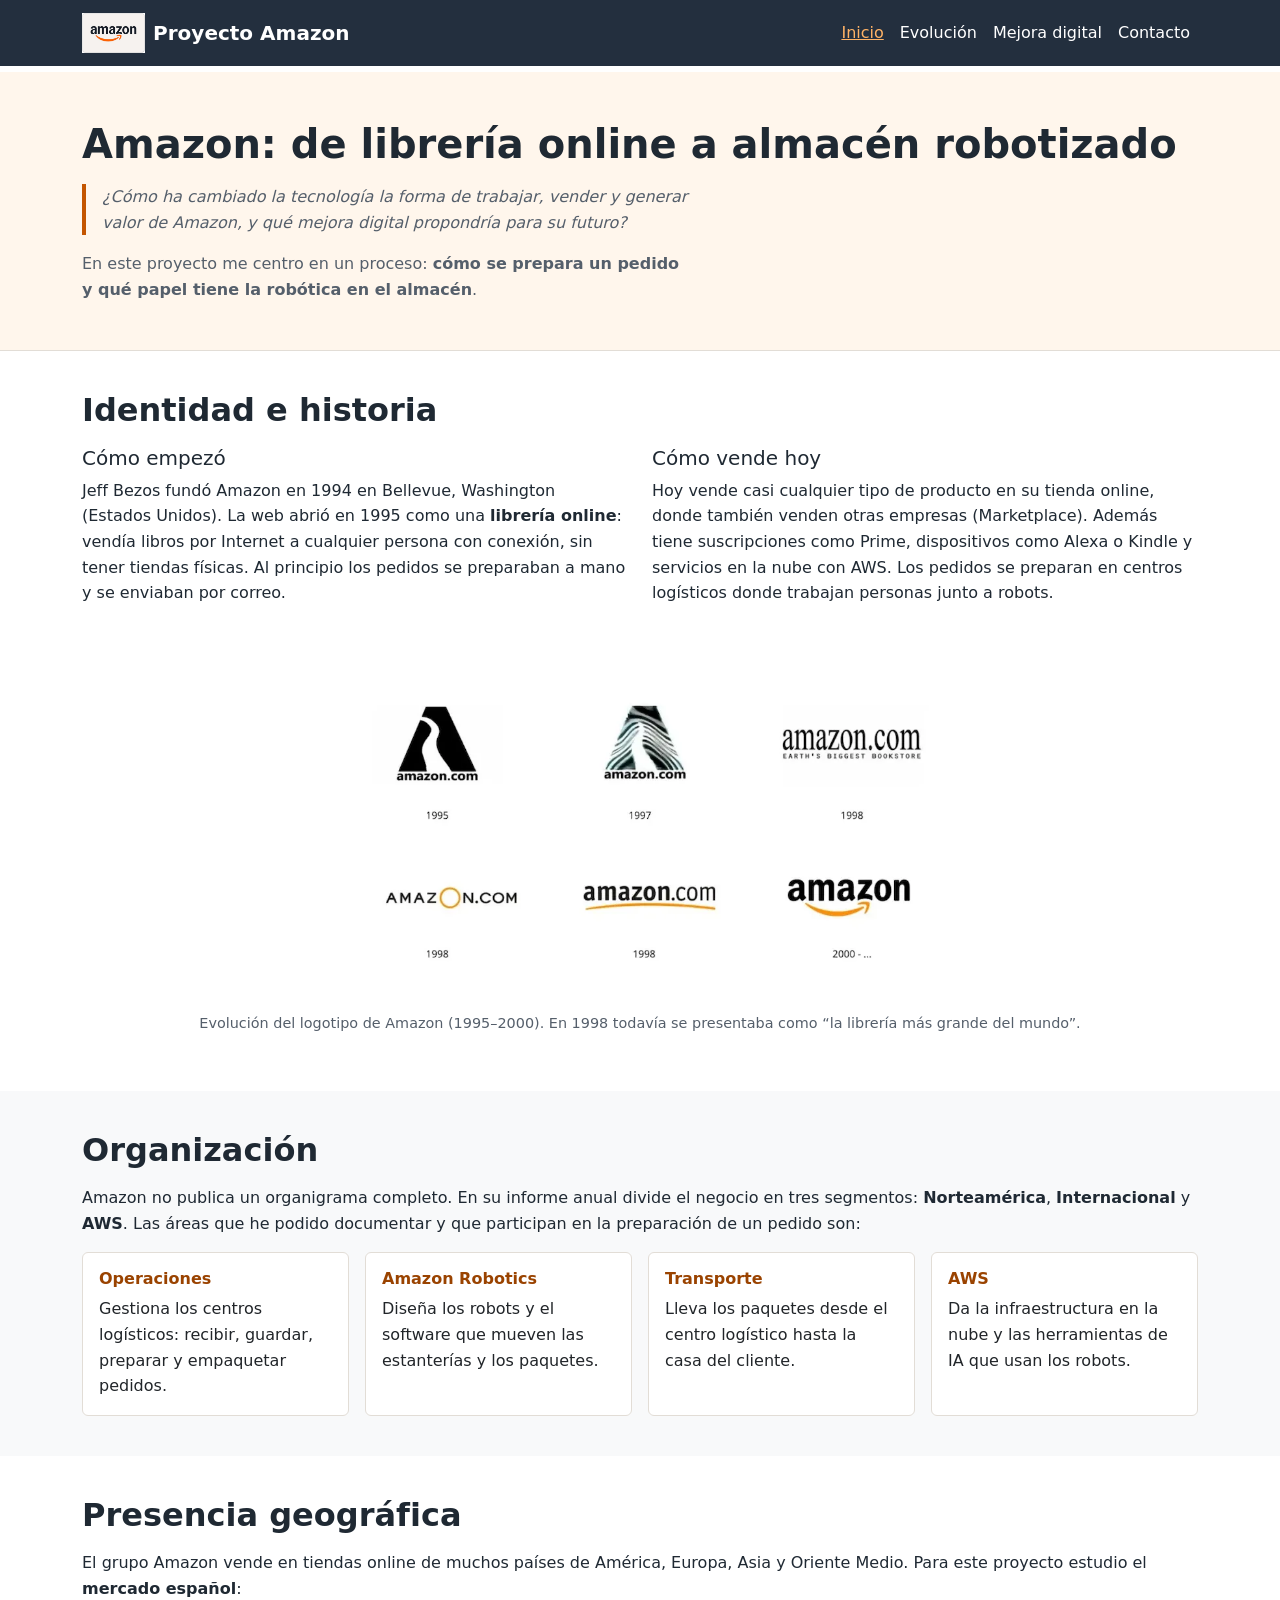
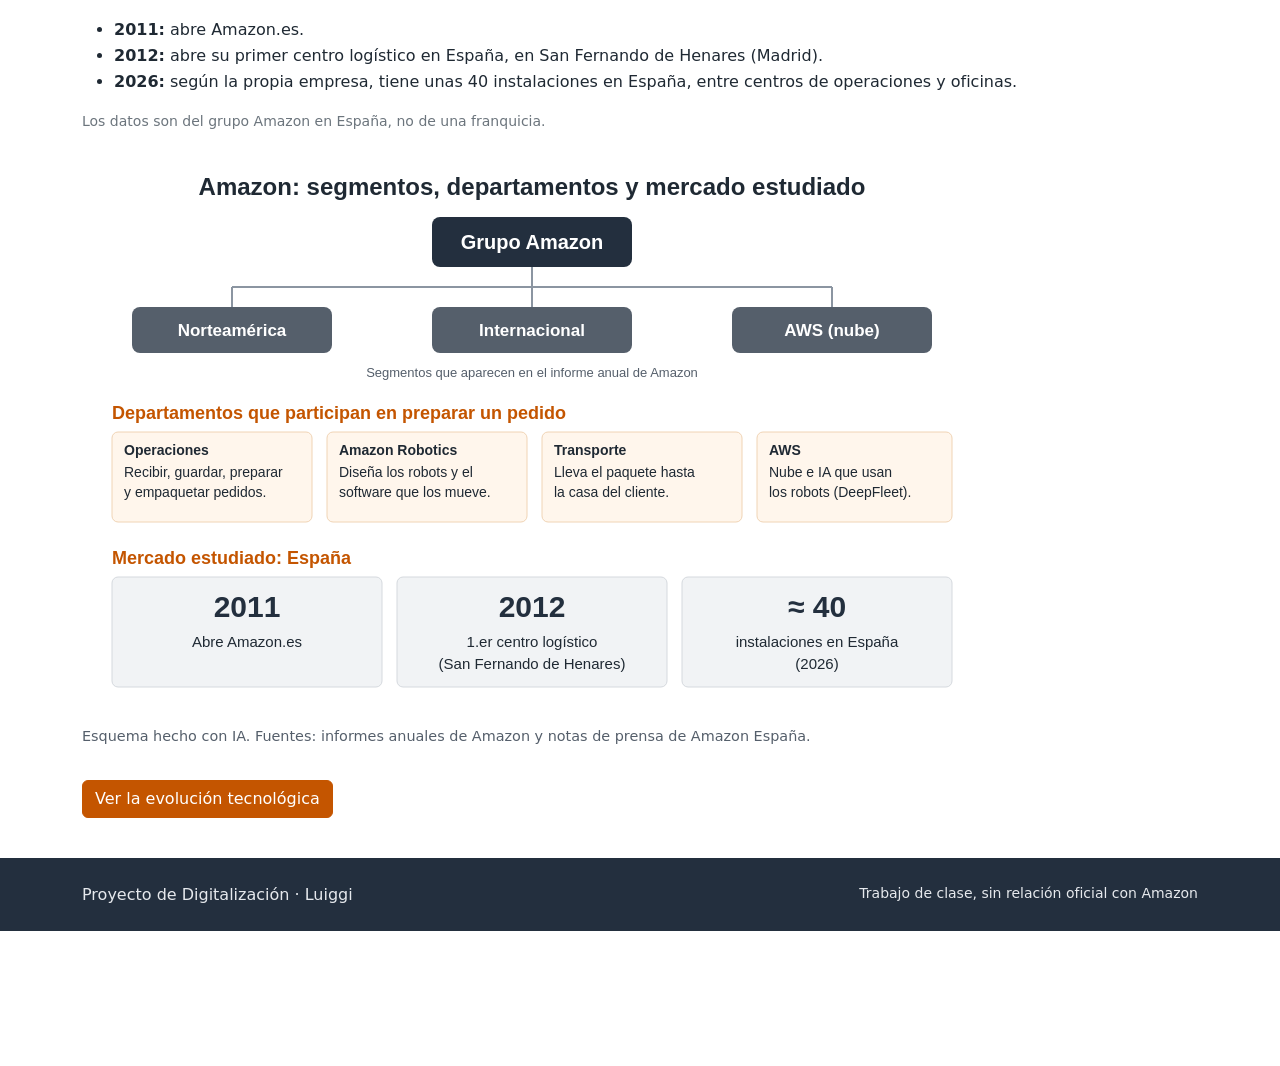
<file: index.html>
<!doctype html>
<html lang="es">
<head>
  <meta charset="utf-8">
  <meta name="viewport" content="width=device-width, initial-scale=1">
  <title>Proyecto Amazon</title>
  <!-- La web está en la carpeta proyecto-amazon -->
  <meta http-equiv="refresh" content="0; url=proyecto-amazon/index.html">
</head>
<body>
  <p><a href="proyecto-amazon/index.html">Ir al Proyecto Amazon</a></p>
</body>
</html>
</file>
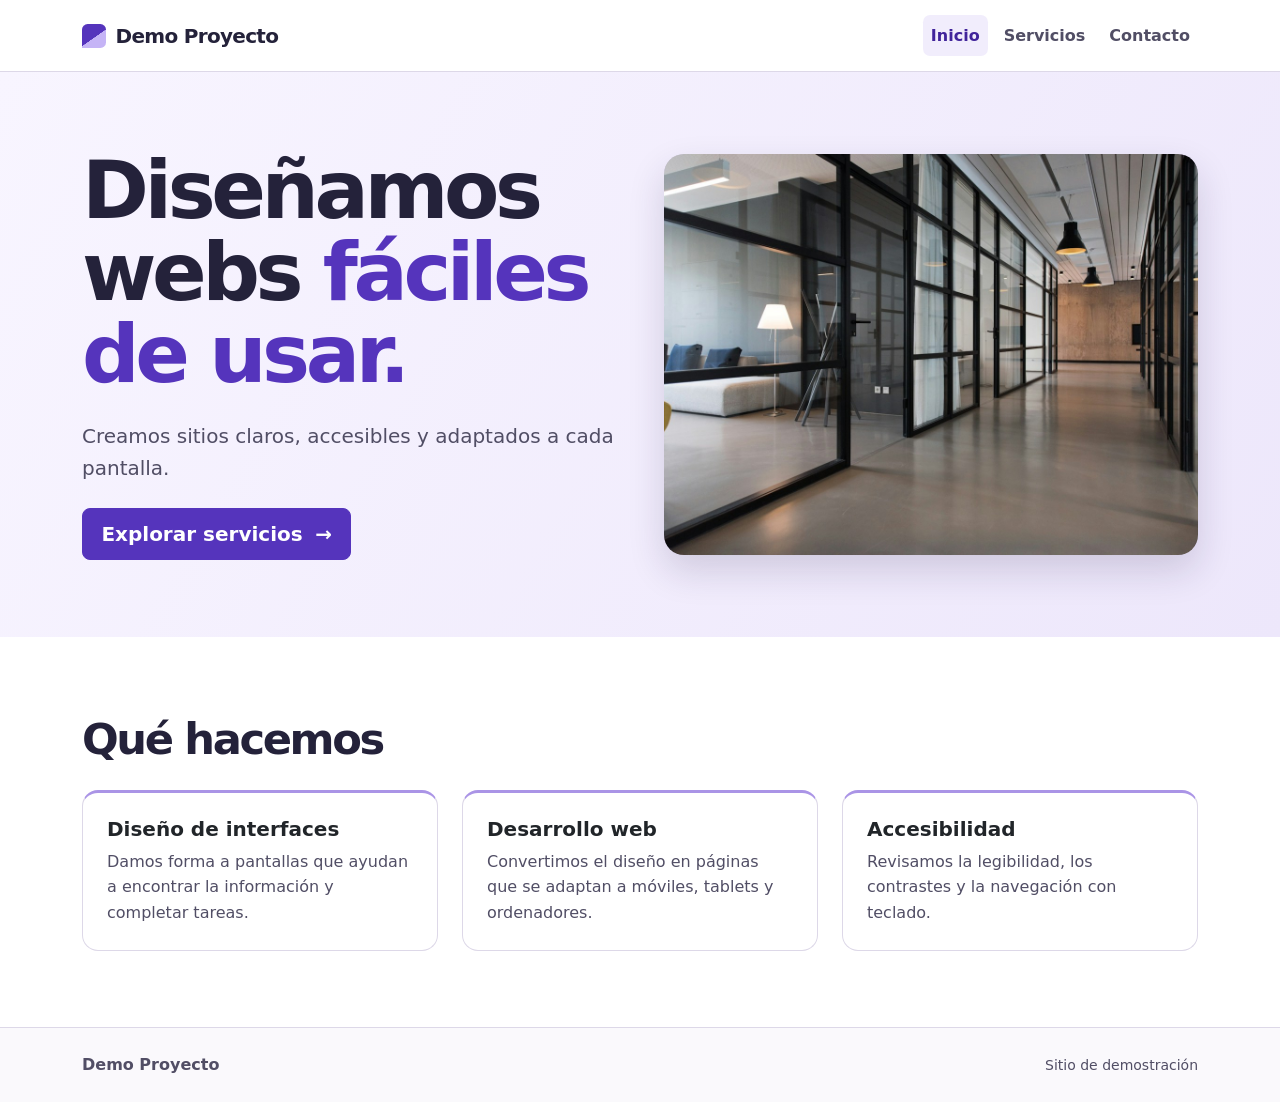
<file: demo-proyecto/index.html>
<!doctype html>
<html lang="es">
<head>
  <meta charset="utf-8">
  <meta name="viewport" content="width=device-width, initial-scale=1">
  <meta name="description" content="Demo Proyecto, sitio de demostración sobre diseño y desarrollo web.">
  <title>Inicio | Demo Proyecto</title>
  <!-- Primero Bootstrap, después los estilos del proyecto. -->
  <link href="https://cdn.jsdelivr.net/npm/bootstrap@5.3.9/dist/css/bootstrap.min.css"
        rel="stylesheet" integrity="sha384-yEPZ7jP9S0QKiUQ0m3jjsO4ProIW7wvR9gXkI7JOGa2XVsw53Yke2bsdkBbjmmiX"
        crossorigin="anonymous">
  <link rel="stylesheet" href="css/style.css">
</head>
<body class="d-flex flex-column min-vh-100">
  <a class="visually-hidden-focusable skip-link" href="#contenido">Saltar al contenido</a>

  <!-- Navegación común. Bootstrap controla el menú plegable en móviles. -->
  <nav class="navbar navbar-expand-md fixed-top site-nav" aria-label="Navegación principal">
    <div class="container">
      <a class="navbar-brand brand" href="index.html">
        <span class="brand-mark" aria-hidden="true"></span> Demo Proyecto
      </a>
      <button class="navbar-toggler" type="button" data-bs-toggle="collapse"
              data-bs-target="#menuPrincipal" aria-controls="menuPrincipal"
              aria-expanded="false" aria-label="Mostrar u ocultar la navegación">
        <span class="navbar-toggler-icon"></span>
      </button>
      <div class="collapse navbar-collapse" id="menuPrincipal">
        <ul class="navbar-nav ms-auto gap-md-2">
          <li class="nav-item"><a class="nav-link active" href="index.html" aria-current="page">Inicio</a></li>
          <li class="nav-item"><a class="nav-link" href="servicios.html">Servicios</a></li>
          <li class="nav-item"><a class="nav-link" href="contacto.html">Contacto</a></li>
        </ul>
      </div>
    </div>
  </nav>

  <main id="contenido" tabindex="-1">
    <!-- Hero con dos columnas a partir de pantallas grandes. -->
    <section class="hero" aria-labelledby="titulo-inicio">
      <div class="container">
        <div class="row align-items-center g-4 g-lg-5">
          <div class="col-lg-6">
            <h1 id="titulo-inicio" class="hero-title">Diseñamos webs <span>fáciles de usar.</span></h1>
            <p class="intro mt-4 mb-4">
              Creamos sitios claros, accesibles y adaptados a cada pantalla.
            </p>
            <a class="btn btn-accent btn-lg" href="servicios.html">
              Explorar servicios <span aria-hidden="true">→</span>
            </a>
          </div>
          <div class="col-lg-6">
            <!-- Sustituye la imagen de ejemplo y actualiza su texto alternativo. -->
            <div class="hero-media">
              <img src="img/estudio-demo.jpg" width="1280" height="854" class="img-fluid"
                   alt="Pasillo de un estudio con salas acristaladas">
            </div>
          </div>
        </div>
      </div>
    </section>

    <!-- Una columna en móvil y tres a partir del breakpoint md. -->
    <section class="section-space" aria-labelledby="titulo-areas">
      <div class="container">
        <h2 id="titulo-areas" class="section-title mb-4">Qué hacemos</h2>
        <div class="row row-cols-1 row-cols-md-3 g-3 g-lg-4">
          <div class="col">
            <article class="card service-card h-100">
              <div class="card-body p-4">
                <h3 class="h5 fw-bold">Diseño de interfaces</h3>
                <p class="mb-0">Damos forma a pantallas que ayudan a encontrar la información y completar tareas.</p>
              </div>
            </article>
          </div>
          <div class="col">
            <article class="card service-card h-100">
              <div class="card-body p-4">
                <h3 class="h5 fw-bold">Desarrollo web</h3>
                <p class="mb-0">Convertimos el diseño en páginas que se adaptan a móviles, tablets y ordenadores.</p>
              </div>
            </article>
          </div>
          <div class="col">
            <article class="card service-card h-100">
              <div class="card-body p-4">
                <h3 class="h5 fw-bold">Accesibilidad</h3>
                <p class="mb-0">Revisamos la legibilidad, los contrastes y la navegación con teclado.</p>
              </div>
            </article>
          </div>
        </div>
      </div>
    </section>
  </main>

  <!-- Pie común a las tres páginas. -->
  <footer class="site-footer mt-auto">
    <div class="container d-flex flex-wrap align-items-center justify-content-between gap-2">
      <span class="fw-semibold">Demo Proyecto</span>
      <small>Sitio de demostración</small>
    </div>
  </footer>

  <!-- El bundle activa los componentes con atributos data-bs-*. -->
  <script src="https://cdn.jsdelivr.net/npm/bootstrap@5.3.9/dist/js/bootstrap.bundle.min.js"
          integrity="sha384-WyOxWvTyr1QaMPfiPJSv76iReVthorl5uWlFtZPyK0IEB0hGzo9y5Bp9mYanr8Bu"
          crossorigin="anonymous"></script>
</body>
</html>
</file>
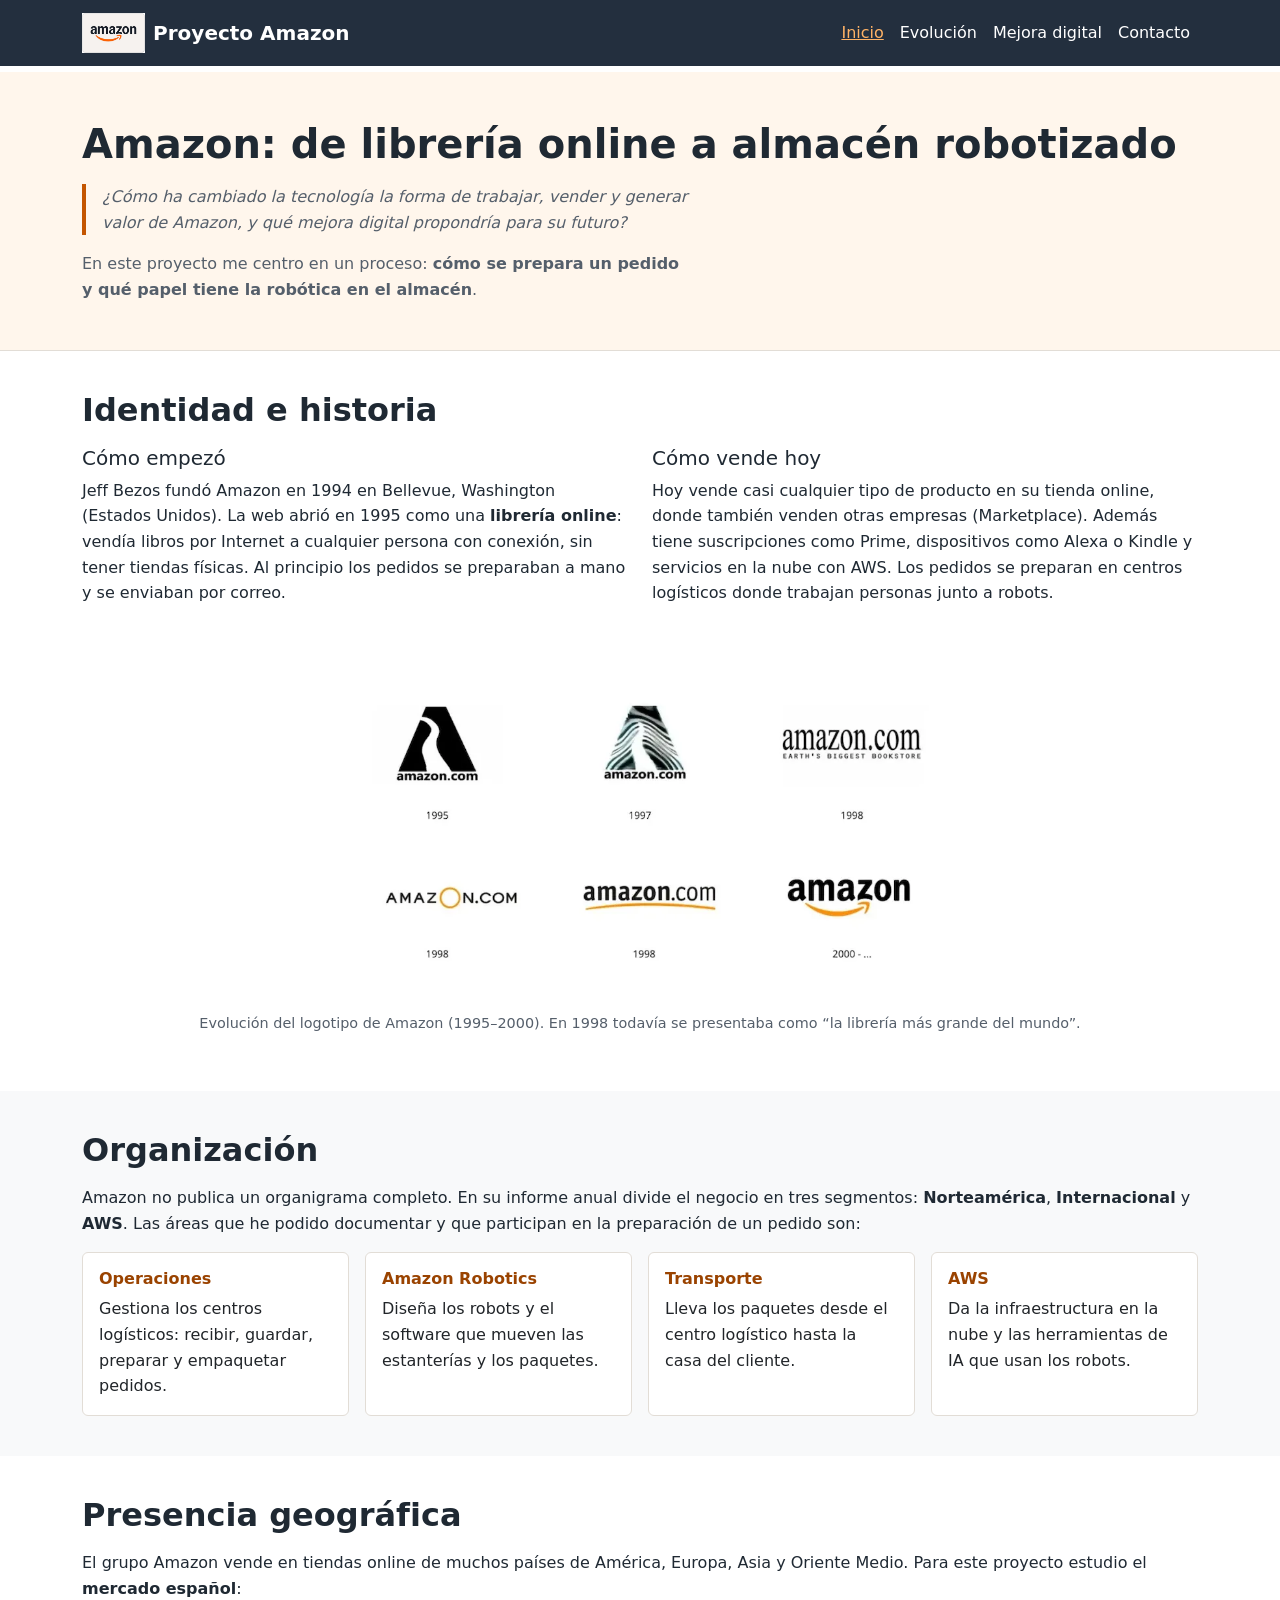
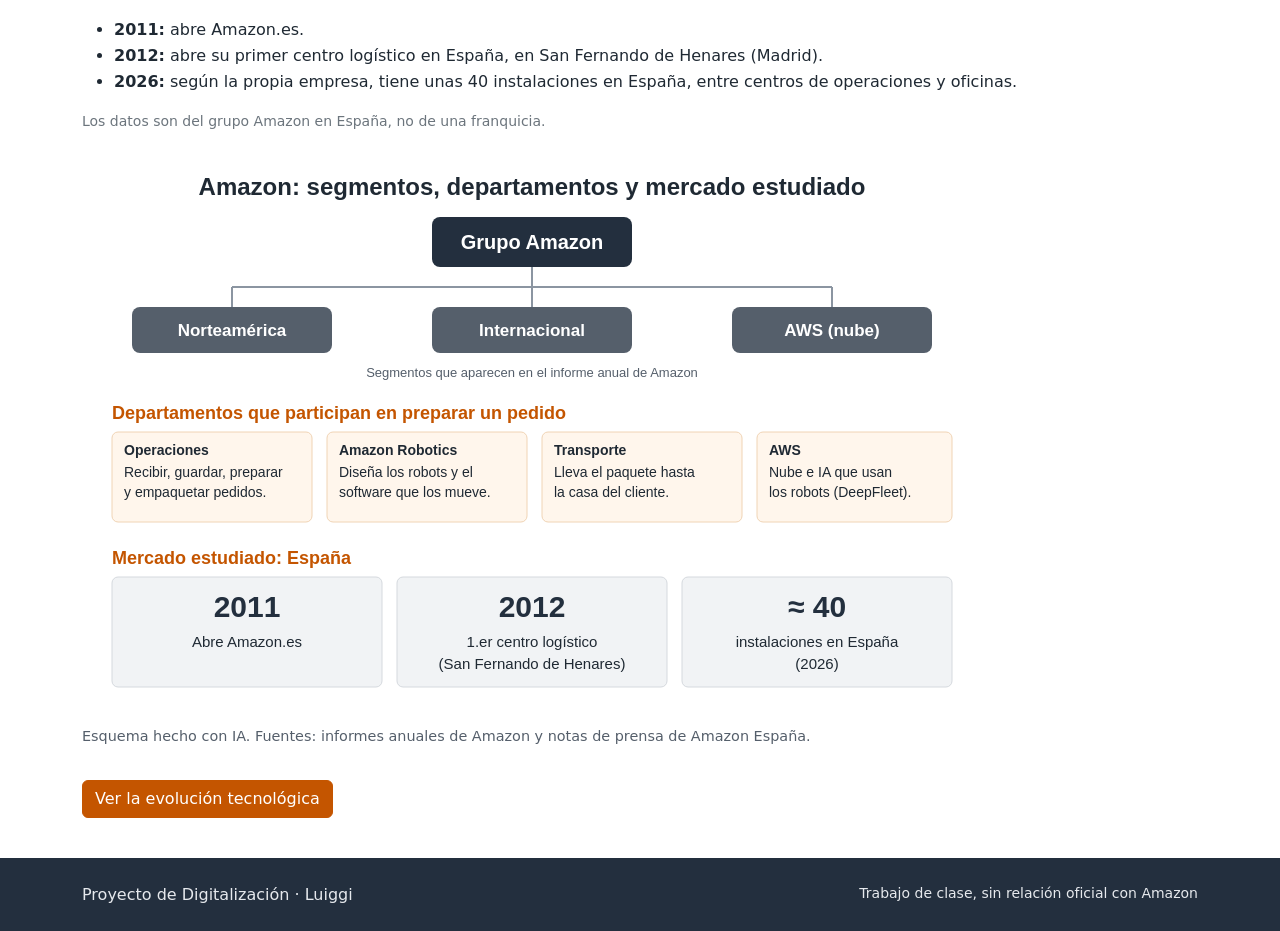
<file: proyecto-amazon/index.html>
<!doctype html>
<html lang="es">
<head>
  <meta charset="utf-8">
  <meta name="viewport" content="width=device-width, initial-scale=1">
  <meta name="description" content="Proyecto de Digitalización sobre Amazon: historia, organización y mercados.">
  <title>Inicio | Amazon: de librería online a almacén robotizado</title>
  <link href="https://cdn.jsdelivr.net/npm/bootstrap@5.3.9/dist/css/bootstrap.min.css"
        rel="stylesheet" integrity="sha384-yEPZ7jP9S0QKiUQ0m3jjsO4ProIW7wvR9gXkI7JOGa2XVsw53Yke2bsdkBbjmmiX"
        crossorigin="anonymous">
  <link rel="stylesheet" href="css/style.css">
</head>
<body class="d-flex flex-column min-vh-100">
  <a class="visually-hidden-focusable skip-link" href="#contenido">Saltar al contenido</a>

  <nav class="navbar navbar-expand-md fixed-top site-nav" aria-label="Navegación principal">
    <div class="container">
      <a class="navbar-brand fw-bold d-flex align-items-center gap-2" href="index.html">
        <img src="img/logo-amazon.png" class="logo-nav" width="500" height="317" alt="">
        Proyecto Amazon
      </a>
      <button class="navbar-toggler" type="button" data-bs-toggle="collapse"
              data-bs-target="#menuPrincipal" aria-controls="menuPrincipal"
              aria-expanded="false" aria-label="Mostrar u ocultar la navegación">
        <span class="navbar-toggler-icon"></span>
      </button>
      <div class="collapse navbar-collapse" id="menuPrincipal">
        <ul class="navbar-nav ms-auto">
          <li class="nav-item"><a class="nav-link active" href="index.html" aria-current="page">Inicio</a></li>
          <li class="nav-item"><a class="nav-link" href="evolucion.html">Evolución</a></li>
          <li class="nav-item"><a class="nav-link" href="futuro.html">Mejora digital</a></li>
          <li class="nav-item"><a class="nav-link" href="contacto.html">Contacto</a></li>
        </ul>
      </div>
    </div>
  </nav>

  <main id="contenido" tabindex="-1">
    <header class="cabecera">
      <div class="container">
        <h1>Amazon: de librería online a almacén robotizado</h1>
        <p class="pregunta mt-3">
          ¿Cómo ha cambiado la tecnología la forma de trabajar, vender y generar valor de Amazon,
          y qué mejora digital propondría para su futuro?
        </p>
        <p class="mb-0">
          En este proyecto me centro en un proceso: <strong>cómo se prepara un pedido y qué papel
          tiene la robótica en el almacén</strong>.
        </p>
      </div>
    </header>

    <!-- Identidad e historia -->
    <section aria-labelledby="titulo-historia">
      <div class="container">
        <h2 id="titulo-historia">Identidad e historia</h2>
        <div class="row g-4">
          <div class="col-md-6">
            <h3 class="h5">Cómo empezó</h3>
            <p>
              Jeff Bezos fundó Amazon en 1994 en Bellevue, Washington (Estados Unidos).
              La web abrió en 1995 como una <strong>librería online</strong>: vendía libros por
              Internet a cualquier persona con conexión, sin tener tiendas físicas.
              Al principio los pedidos se preparaban a mano y se enviaban por correo.
            </p>
          </div>
          <div class="col-md-6">
            <h3 class="h5">Cómo vende hoy</h3>
            <p>
              Hoy vende casi cualquier tipo de producto en su tienda online, donde también venden
              otras empresas (Marketplace). Además tiene suscripciones como Prime,
              dispositivos como Alexa o Kindle y servicios en la nube con AWS.
              Los pedidos se preparan en centros logísticos donde trabajan personas junto a robots.
            </p>
          </div>
        </div>

        <figure class="mt-3 text-center">
          <img src="img/logos-amazon.png" class="logos" width="1000" height="563"
               alt="Logotipos de Amazon de 1995 a 2000: empieza con una A con forma de río y el lema Earth's Biggest Bookstore y termina con la palabra amazon y una flecha naranja">
          <figcaption class="mt-2">
            Evolución del logotipo de Amazon (1995–2000). En 1998 todavía se presentaba como
            “la librería más grande del mundo”.
          </figcaption>
        </figure>
      </div>
    </section>

    <!-- Organización -->
    <section class="bg-light" aria-labelledby="titulo-organizacion">
      <div class="container">
        <h2 id="titulo-organizacion">Organización</h2>
        <p>
          Amazon no publica un organigrama completo. En su informe anual divide el negocio en tres
          segmentos: <strong>Norteamérica</strong>, <strong>Internacional</strong> y <strong>AWS</strong>.
          Las áreas que he podido documentar y que participan en la preparación de un pedido son:
        </p>
        <div class="row row-cols-1 row-cols-md-2 row-cols-lg-4 g-3">
          <div class="col">
            <div class="card h-100"><div class="card-body">
              <h3 class="h6 fw-bold">Operaciones</h3>
              <p class="mb-0">Gestiona los centros logísticos: recibir, guardar, preparar y empaquetar pedidos.</p>
            </div></div>
          </div>
          <div class="col">
            <div class="card h-100"><div class="card-body">
              <h3 class="h6 fw-bold">Amazon Robotics</h3>
              <p class="mb-0">Diseña los robots y el software que mueven las estanterías y los paquetes.</p>
            </div></div>
          </div>
          <div class="col">
            <div class="card h-100"><div class="card-body">
              <h3 class="h6 fw-bold">Transporte</h3>
              <p class="mb-0">Lleva los paquetes desde el centro logístico hasta la casa del cliente.</p>
            </div></div>
          </div>
          <div class="col">
            <div class="card h-100"><div class="card-body">
              <h3 class="h6 fw-bold">AWS</h3>
              <p class="mb-0">Da la infraestructura en la nube y las herramientas de IA que usan los robots.</p>
            </div></div>
          </div>
        </div>
      </div>
    </section>

    <!-- Presencia geográfica -->
    <section aria-labelledby="titulo-mercados">
      <div class="container">
        <h2 id="titulo-mercados">Presencia geográfica</h2>
        <p>
          El grupo Amazon vende en tiendas online de muchos países de América, Europa, Asia y Oriente Medio.
          Para este proyecto estudio el <strong>mercado español</strong>:
        </p>
        <ul>
          <li><strong>2011:</strong> abre Amazon.es.</li>
          <li><strong>2012:</strong> abre su primer centro logístico en España, en San Fernando de Henares (Madrid).</li>
          <li><strong>2026:</strong> según la propia empresa, tiene unas 40 instalaciones en España, entre centros de operaciones y oficinas.</li>
        </ul>
        <p class="small text-secondary">Los datos son del grupo Amazon en España, no de una franquicia.</p>

        <figure class="mt-4">
          <img src="img/esquema-departamentos.svg" width="900" height="560"
               alt="Esquema: el grupo Amazon se divide en Norteamérica, Internacional y AWS. En el pedido participan Operaciones, Amazon Robotics, Transporte y AWS. En España abrió Amazon.es en 2011, su primer centro logístico en 2012 y tiene unas 40 instalaciones en 2026.">
          <figcaption class="mt-2">Esquema hecho con IA. Fuentes: informes anuales de Amazon y notas de prensa de Amazon España.</figcaption>
        </figure>

        <a class="btn btn-naranja mt-3" href="evolucion.html">Ver la evolución tecnológica</a>
      </div>
    </section>
  </main>

  <footer class="site-footer mt-auto">
    <div class="container d-flex flex-wrap justify-content-between gap-2">
      <span>Proyecto de Digitalización · Luiggi</span>
      <small>Trabajo de clase, sin relación oficial con Amazon</small>
    </div>
  </footer>

  <script src="https://cdn.jsdelivr.net/npm/bootstrap@5.3.9/dist/js/bootstrap.bundle.min.js"
          integrity="sha384-WyOxWvTyr1QaMPfiPJSv76iReVthorl5uWlFtZPyK0IEB0hGzo9y5Bp9mYanr8Bu"
          crossorigin="anonymous"></script>
</body>
</html>
</file>
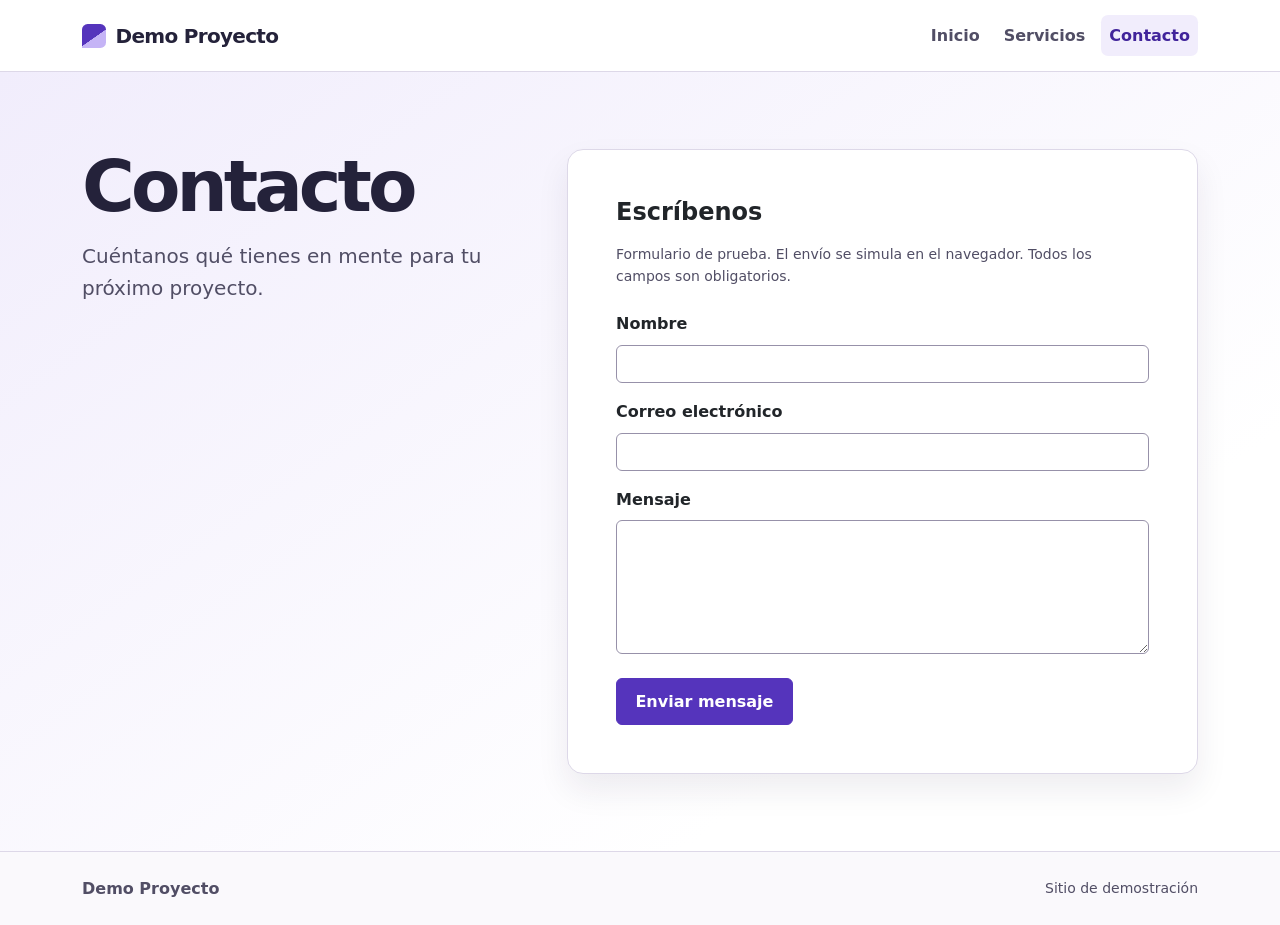
<file: demo-proyecto/contacto.html>
<!doctype html>
<html lang="es">
<head>
  <meta charset="utf-8">
  <meta name="viewport" content="width=device-width, initial-scale=1">
  <meta name="description" content="Formulario de contacto de demostración de Demo Proyecto.">
  <title>Contacto | Demo Proyecto</title>
  <!-- Primero Bootstrap, después los estilos del proyecto. -->
  <link href="https://cdn.jsdelivr.net/npm/bootstrap@5.3.9/dist/css/bootstrap.min.css"
        rel="stylesheet" integrity="sha384-yEPZ7jP9S0QKiUQ0m3jjsO4ProIW7wvR9gXkI7JOGa2XVsw53Yke2bsdkBbjmmiX"
        crossorigin="anonymous">
  <link rel="stylesheet" href="css/style.css">
</head>
<body class="d-flex flex-column min-vh-100">
  <a class="visually-hidden-focusable skip-link" href="#contenido">Saltar al contenido</a>

  <!-- Navegación común. Bootstrap controla el menú plegable en móviles. -->
  <nav class="navbar navbar-expand-md fixed-top site-nav" aria-label="Navegación principal">
    <div class="container">
      <a class="navbar-brand brand" href="index.html">
        <span class="brand-mark" aria-hidden="true"></span> Demo Proyecto
      </a>
      <button class="navbar-toggler" type="button" data-bs-toggle="collapse"
              data-bs-target="#menuPrincipal" aria-controls="menuPrincipal"
              aria-expanded="false" aria-label="Mostrar u ocultar la navegación">
        <span class="navbar-toggler-icon"></span>
      </button>
      <div class="collapse navbar-collapse" id="menuPrincipal">
        <ul class="navbar-nav ms-auto gap-md-2">
          <li class="nav-item"><a class="nav-link" href="index.html">Inicio</a></li>
          <li class="nav-item"><a class="nav-link" href="servicios.html">Servicios</a></li>
          <li class="nav-item"><a class="nav-link active" href="contacto.html" aria-current="page">Contacto</a></li>
        </ul>
      </div>
    </div>
  </nav>

  <main id="contenido" tabindex="-1">
    <section class="contact-section section-space" aria-labelledby="titulo-contacto">
      <div class="container">
        <div class="row g-4 g-lg-5">
          <div class="col-lg-5">
            <h1 id="titulo-contacto" class="page-title">Contacto</h1>
            <p class="intro mb-0">Cuéntanos qué tienes en mente para tu próximo proyecto.</p>
          </div>
          <div class="col-lg-7">
            <div class="card contact-card">
              <div class="card-body p-4 p-md-5">
                <h2 class="h4 fw-bold mb-3">Escríbenos</h2>
                <p id="aviso-demo" class="small mb-4">
                  Formulario de prueba. El envío se simula en el navegador. Todos los campos son obligatorios.
                </p>

                <!-- El script habilita el formulario tras registrar el envío de prueba. -->
                <form id="formularioContacto" method="post" aria-describedby="aviso-demo">
                  <fieldset disabled>
                    <legend class="visually-hidden">Datos del mensaje</legend>
                    <div class="mb-3">
                      <label class="form-label" for="nombre">Nombre</label>
                      <input class="form-control" type="text" id="nombre" name="nombre"
                             autocomplete="name" pattern=".*\S.*" required>
                    </div>
                    <div class="mb-3">
                      <label class="form-label" for="email">Correo electrónico</label>
                      <input class="form-control" type="email" id="email" name="email"
                             autocomplete="email" required>
                    </div>
                    <div class="mb-4">
                      <label class="form-label" for="mensaje">Mensaje</label>
                      <textarea class="form-control" id="mensaje" name="mensaje" rows="5" required></textarea>
                    </div>
                    <button class="btn btn-accent" type="submit">Enviar mensaje</button>
                  </fieldset>
                  <p id="estadoFormulario" class="mb-0" role="status"></p>
                </form>
                <noscript><p class="mt-3 mb-0">Activa JavaScript para probar el formulario.</p></noscript>
              </div>
            </div>
          </div>
        </div>
      </div>
    </section>
  </main>

  <!-- Pie común a las tres páginas. -->
  <footer class="site-footer mt-auto">
    <div class="container d-flex flex-wrap align-items-center justify-content-between gap-2">
      <span class="fw-semibold">Demo Proyecto</span>
      <small>Sitio de demostración</small>
    </div>
  </footer>

  <!-- El bundle activa los componentes con atributos data-bs-*. -->
  <script src="https://cdn.jsdelivr.net/npm/bootstrap@5.3.9/dist/js/bootstrap.bundle.min.js"
          integrity="sha384-WyOxWvTyr1QaMPfiPJSv76iReVthorl5uWlFtZPyK0IEB0hGzo9y5Bp9mYanr8Bu"
          crossorigin="anonymous"></script>
  <script src="js/script.js"></script>
</body>
</html>
</file>
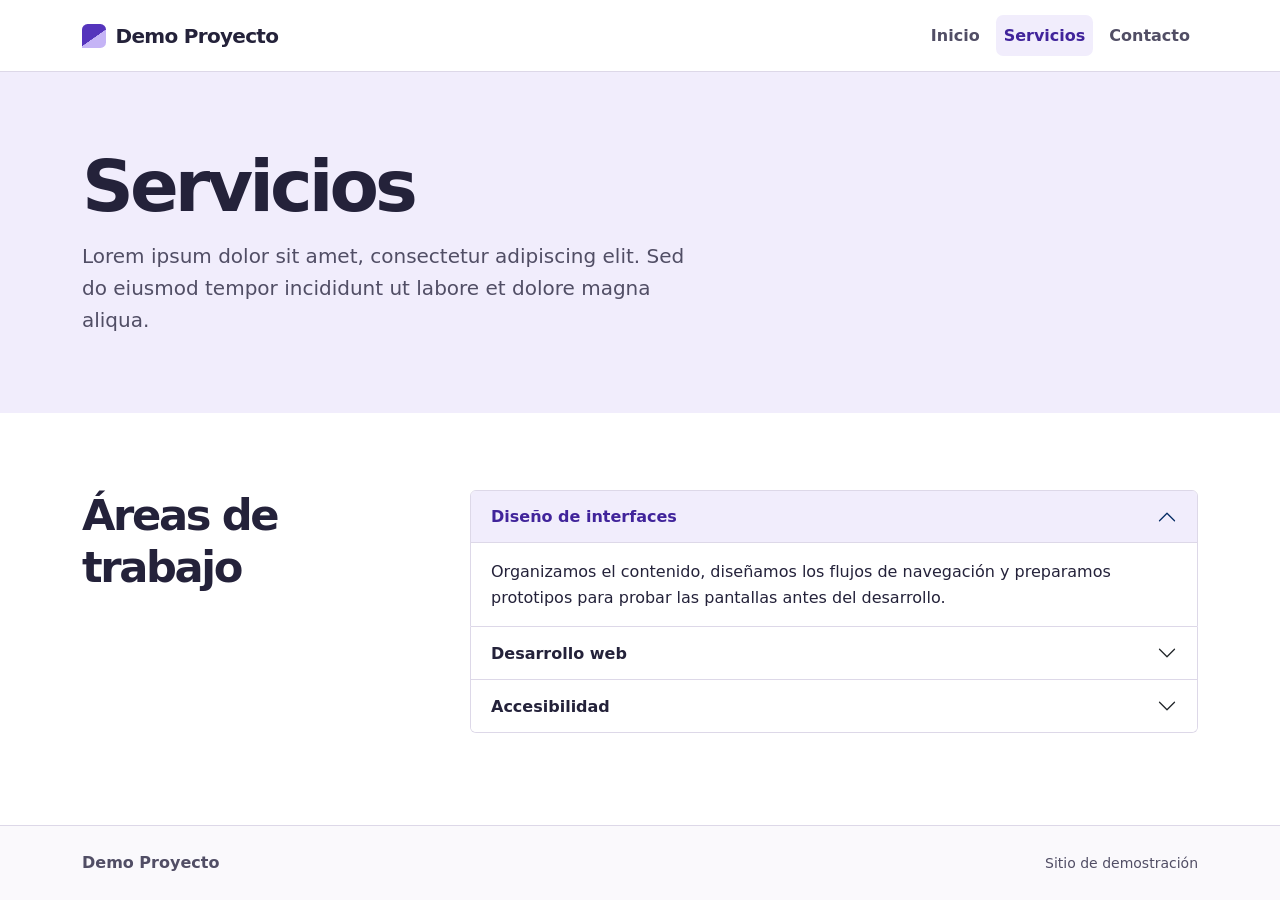
<file: demo-proyecto/servicios.html>
<!doctype html>
<html lang="es">
<head>
  <meta charset="utf-8">
  <meta name="viewport" content="width=device-width, initial-scale=1">
  <meta name="description" content="Áreas de trabajo y servicios de Demo Proyecto.">
  <title>Servicios | Demo Proyecto</title>
  <!-- Primero Bootstrap, después los estilos del proyecto. -->
  <link href="https://cdn.jsdelivr.net/npm/bootstrap@5.3.9/dist/css/bootstrap.min.css"
        rel="stylesheet" integrity="sha384-yEPZ7jP9S0QKiUQ0m3jjsO4ProIW7wvR9gXkI7JOGa2XVsw53Yke2bsdkBbjmmiX"
        crossorigin="anonymous">
  <link rel="stylesheet" href="css/style.css">
</head>
<body class="d-flex flex-column min-vh-100">
  <a class="visually-hidden-focusable skip-link" href="#contenido">Saltar al contenido</a>

  <!-- Navegación común. Bootstrap controla el menú plegable en móviles. -->
  <nav class="navbar navbar-expand-md fixed-top site-nav" aria-label="Navegación principal">
    <div class="container">
      <a class="navbar-brand brand" href="index.html">
        <span class="brand-mark" aria-hidden="true"></span> Demo Proyecto
      </a>
      <button class="navbar-toggler" type="button" data-bs-toggle="collapse"
              data-bs-target="#menuPrincipal" aria-controls="menuPrincipal"
              aria-expanded="false" aria-label="Mostrar u ocultar la navegación">
        <span class="navbar-toggler-icon"></span>
      </button>
      <div class="collapse navbar-collapse" id="menuPrincipal">
        <ul class="navbar-nav ms-auto gap-md-2">
          <li class="nav-item"><a class="nav-link" href="index.html">Inicio</a></li>
          <li class="nav-item"><a class="nav-link active" href="servicios.html" aria-current="page">Servicios</a></li>
          <li class="nav-item"><a class="nav-link" href="contacto.html">Contacto</a></li>
        </ul>
      </div>
    </div>
  </nav>

  <main id="contenido" tabindex="-1">
    <header class="page-intro">
      <div class="container">
        <h1 class="page-title">Servicios</h1>
        <p class="intro mb-0" lang="la">
          Lorem ipsum dolor sit amet, consectetur adipiscing elit. Sed do eiusmod tempor
          incididunt ut labore et dolore magna aliqua.
        </p>
      </div>
    </header>

    <section class="section-space" aria-labelledby="titulo-servicios">
      <div class="container">
        <div class="row g-4 g-lg-5">
          <div class="col-lg-4">
            <h2 id="titulo-servicios" class="section-title">Áreas de trabajo</h2>
          </div>
          <div class="col-lg-8">
            <!-- Cada botón apunta al id único de su panel plegable. -->
            <div class="accordion service-accordion" id="acordeonServicios">
              <div class="accordion-item">
                <h3 class="accordion-header">
                  <button class="accordion-button" type="button" data-bs-toggle="collapse"
                          data-bs-target="#diseno" aria-expanded="true" aria-controls="diseno">
                    Diseño de interfaces
                  </button>
                </h3>
                <div id="diseno" class="accordion-collapse collapse show" data-bs-parent="#acordeonServicios">
                  <div class="accordion-body">
                    Organizamos el contenido, diseñamos los flujos de navegación y preparamos
                    prototipos para probar las pantallas antes del desarrollo.
                  </div>
                </div>
              </div>
              <div class="accordion-item">
                <h3 class="accordion-header">
                  <button class="accordion-button collapsed" type="button" data-bs-toggle="collapse"
                          data-bs-target="#desarrollo" aria-expanded="false" aria-controls="desarrollo">
                    Desarrollo web
                  </button>
                </h3>
                <div id="desarrollo" class="accordion-collapse collapse" data-bs-parent="#acordeonServicios">
                  <div class="accordion-body">
                    Construimos las páginas con HTML semántico, la cuadrícula de Bootstrap
                    y JavaScript para interacciones concretas.
                  </div>
                </div>
              </div>
              <div class="accordion-item">
                <h3 class="accordion-header">
                  <button class="accordion-button collapsed" type="button" data-bs-toggle="collapse"
                          data-bs-target="#accesibilidad" aria-expanded="false" aria-controls="accesibilidad">
                    Accesibilidad
                  </button>
                </h3>
                <div id="accesibilidad" class="accordion-collapse collapse" data-bs-parent="#acordeonServicios">
                  <div class="accordion-body">
                    Comprobamos que los enlaces y formularios se puedan utilizar con teclado
                    y que los textos y controles tengan contraste suficiente.
                  </div>
                </div>
              </div>
            </div>
          </div>
        </div>
      </div>
    </section>
  </main>

  <!-- Pie común a las tres páginas. -->
  <footer class="site-footer mt-auto">
    <div class="container d-flex flex-wrap align-items-center justify-content-between gap-2">
      <span class="fw-semibold">Demo Proyecto</span>
      <small>Sitio de demostración</small>
    </div>
  </footer>

  <!-- El bundle activa los componentes con atributos data-bs-*. -->
  <script src="https://cdn.jsdelivr.net/npm/bootstrap@5.3.9/dist/js/bootstrap.bundle.min.js"
          integrity="sha384-WyOxWvTyr1QaMPfiPJSv76iReVthorl5uWlFtZPyK0IEB0hGzo9y5Bp9mYanr8Bu"
          crossorigin="anonymous"></script>
</body>
</html>
</file>
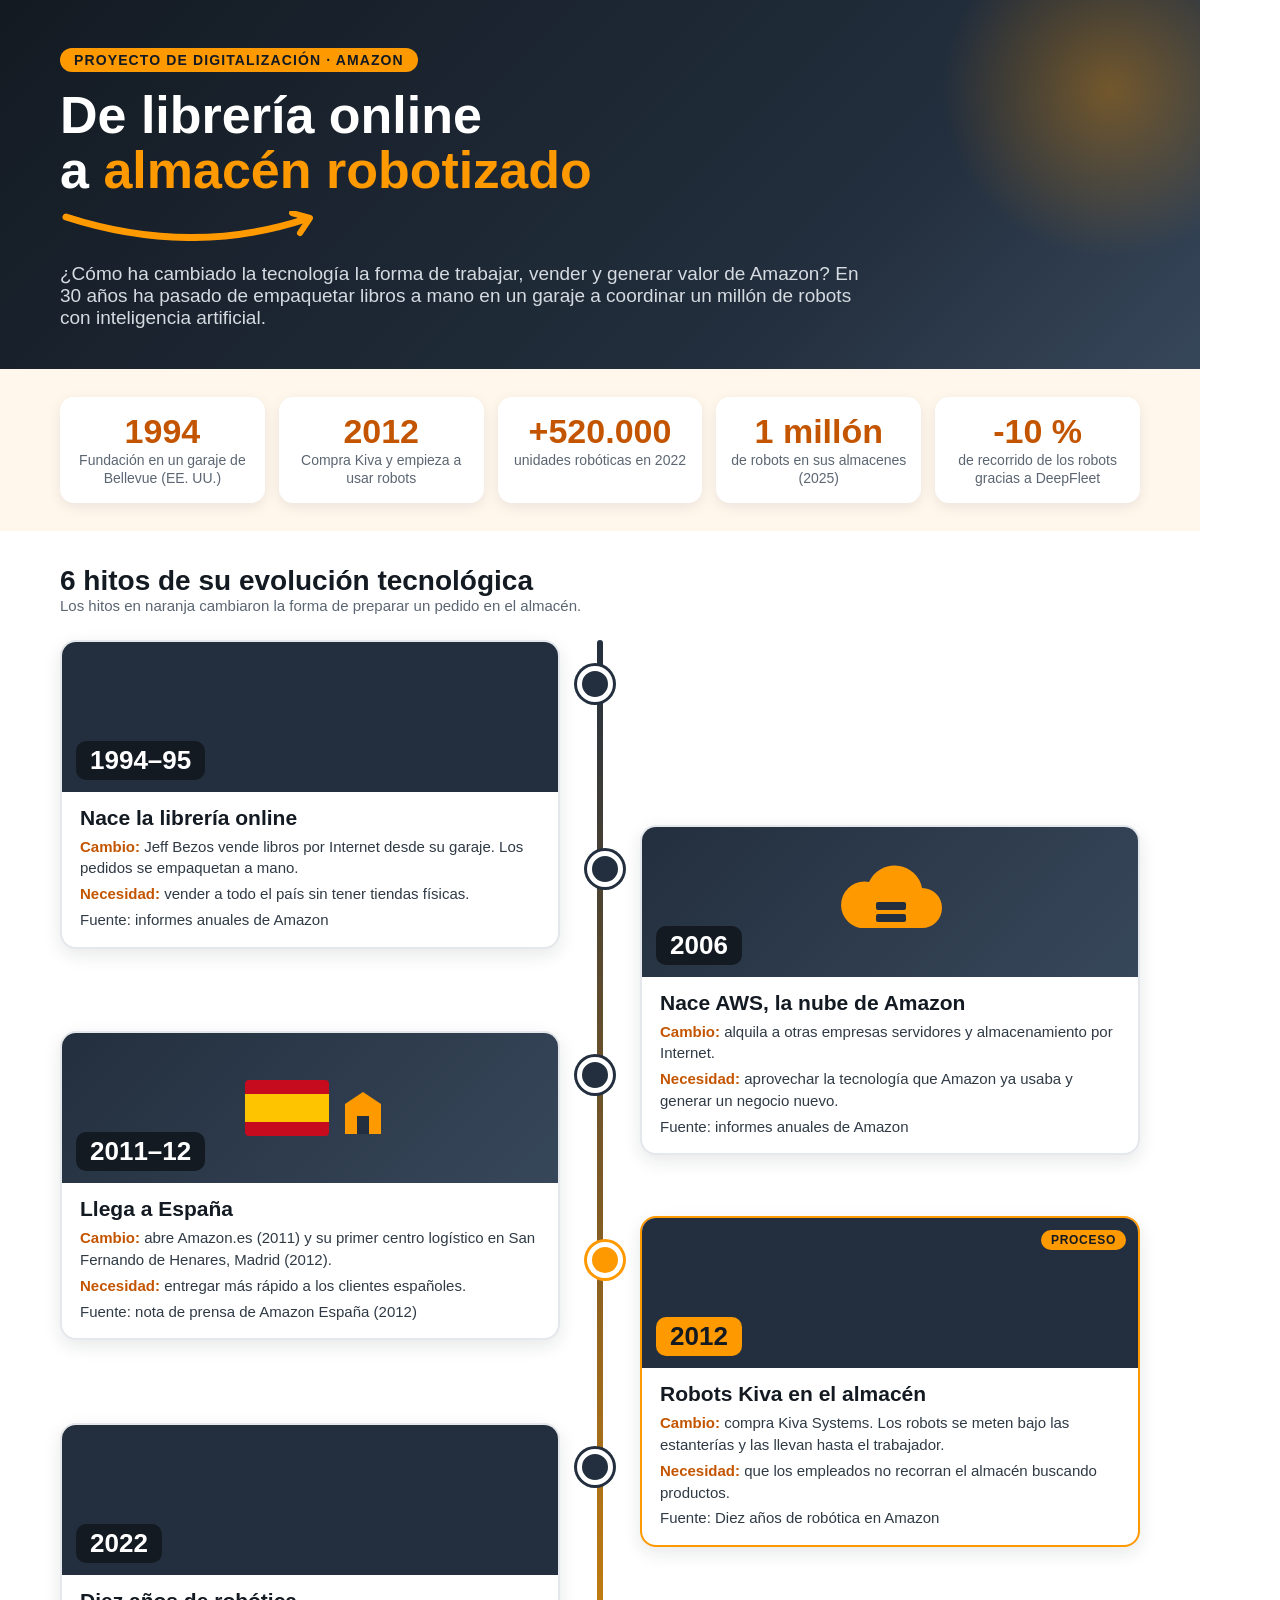
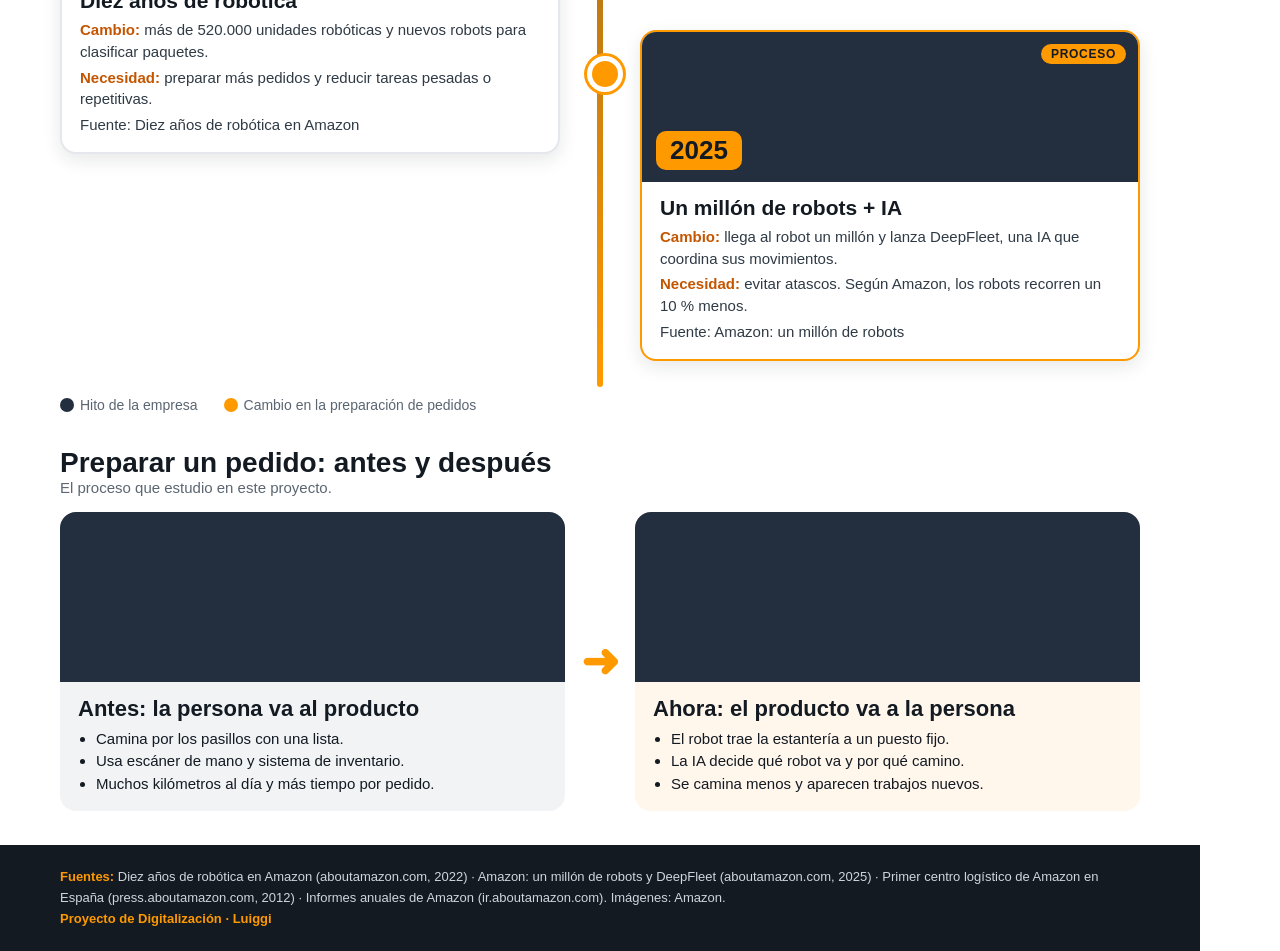
<file: infografia/infografia.html>
<!doctype html>
<html lang="es">
<head>
<meta charset="utf-8">
<title>Infografía Amazon</title>
<style>
  :root {
    --navy: #131a22;
    --navy2: #232f3e;
    --naranja: #ff9900;
    --naranja-osc: #c45500;
    --crema: #fff6ec;
    --gris: #5b6672;
  }
  * { box-sizing: border-box; margin: 0; }
  body {
    width: 1200px;
    font-family: "Segoe UI", Arial, sans-serif;
    color: var(--navy);
    background: #fff;
  }

  /* Cabecera */
  .cabecera {
    position: relative;
    padding: 48px 60px 40px;
    background: linear-gradient(135deg, var(--navy) 0%, var(--navy2) 70%, #37475a 100%);
    color: #fff;
    overflow: hidden;
  }
  .cabecera::after {
    content: "";
    position: absolute;
    right: -80px; top: -80px;
    width: 340px; height: 340px;
    border-radius: 50%;
    background: radial-gradient(circle, rgba(255,153,0,.35), transparent 70%);
  }
  .etiqueta {
    display: inline-block;
    padding: 4px 14px;
    border-radius: 999px;
    background: var(--naranja);
    color: var(--navy);
    font-weight: 700;
    font-size: 14px;
    letter-spacing: .08em;
  }
  h1 { margin-top: 16px; font-size: 52px; line-height: 1.05; }
  h1 span { color: var(--naranja); }
  .pregunta {
    margin-top: 18px;
    max-width: 820px;
    font-size: 19px;
    color: #d5dbe1;
  }
  .sonrisa { margin-top: 14px; }

  /* Cifras */
  .cifras {
    display: grid;
    grid-template-columns: repeat(5, 1fr);
    gap: 14px;
    padding: 28px 60px;
    background: var(--crema);
  }
  .cifra {
    padding: 16px 10px;
    border-radius: 14px;
    background: #fff;
    text-align: center;
    box-shadow: 0 4px 14px rgba(19,26,34,.08);
  }
  .cifra b { display: block; font-size: 34px; color: var(--naranja-osc); line-height: 1.1; }
  .cifra span { font-size: 14px; color: var(--gris); }

  /* Línea del tiempo */
  .titulo-seccion {
    padding: 34px 60px 6px;
    font-size: 28px;
  }
  .titulo-seccion small { display: block; font-size: 15px; color: var(--gris); font-weight: 400; }
  .timeline {
    position: relative;
    padding: 20px 60px 10px;
  }
  .timeline::before {
    content: "";
    position: absolute;
    left: 50%; top: 20px; bottom: 10px;
    width: 6px;
    margin-left: -3px;
    border-radius: 3px;
    background: linear-gradient(var(--navy2), var(--naranja));
  }
  .hito {
    position: relative;
    display: flex;
    width: 50%;
    padding: 0 40px 26px 0;
  }
  .hito:nth-child(even) { margin-left: 50%; padding: 0 0 26px 40px; }
  .hito::after {
    content: "";
    position: absolute;
    top: 26px; right: -13px;
    width: 26px; height: 26px;
    border: 5px solid #fff;
    border-radius: 50%;
    background: var(--navy2);
    box-shadow: 0 0 0 3px var(--navy2);
  }
  .hito:nth-child(even)::after { left: -13px; right: auto; }
  .hito.proceso::after { background: var(--naranja); box-shadow: 0 0 0 3px var(--naranja); }
  /* Las tarjetas de la derecha suben para intercalarse con las de la izquierda */
  .hito:nth-child(n+2) { margin-top: -150px; }

  .tarjeta {
    width: 100%;
    overflow: hidden;
    border: 2px solid #e4e7eb;
    border-radius: 16px;
    background: #fff;
    box-shadow: 0 6px 18px rgba(19,26,34,.10);
  }
  .proceso .tarjeta { border-color: var(--naranja); }
  .foto {
    position: relative;
    height: 150px;
    background: var(--navy2) center / cover no-repeat;
  }
  .foto.icono {
    display: flex;
    align-items: center;
    justify-content: center;
    background: linear-gradient(135deg, var(--navy2), #37475a);
  }
  .anio {
    position: absolute;
    left: 14px; bottom: 12px;
    padding: 4px 14px;
    border-radius: 10px;
    background: var(--navy);
    color: #fff;
    font-size: 26px;
    font-weight: 800;
  }
  .proceso .anio { background: var(--naranja); color: var(--navy); }
  .badge {
    position: absolute;
    right: 12px; top: 12px;
    padding: 3px 10px;
    border-radius: 999px;
    background: var(--naranja);
    color: var(--navy);
    font-size: 12px;
    font-weight: 800;
    letter-spacing: .06em;
  }
  .texto { padding: 14px 18px 16px; }
  .texto h3 { font-size: 21px; margin-bottom: 6px; }
  .texto p { font-size: 15px; line-height: 1.45; color: #2f3a45; }
  .texto p + p { margin-top: 4px; }
  .texto strong { color: var(--naranja-osc); }
  .fuente { margin-top: 8px; font-size: 12.5px; color: var(--gris); }

  /* Antes y después */
  .comparacion {
    display: grid;
    grid-template-columns: 1fr 70px 1fr;
    align-items: stretch;
    gap: 0;
    margin: 10px 60px 0;
  }
  .lado { border-radius: 16px; overflow: hidden; background: #f1f3f5; }
  .lado.despues { background: var(--crema); }
  .lado .foto { height: 170px; }
  .lado h3 { font-size: 22px; }
  .lado ul { margin-top: 6px; padding-left: 18px; font-size: 15px; line-height: 1.5; }
  .flecha {
    display: flex;
    align-items: center;
    justify-content: center;
    font-size: 46px;
    color: var(--naranja);
    font-weight: 800;
  }

  /* Pie */
  .pie {
    margin-top: 34px;
    padding: 22px 60px;
    background: var(--navy);
    color: #cfd6dd;
    font-size: 13px;
    line-height: 1.6;
  }
  .pie b { color: var(--naranja); }
  .leyenda {
    display: flex;
    gap: 26px;
    padding: 0 60px;
    font-size: 14px;
    color: var(--gris);
  }
  .punto {
    display: inline-block;
    width: 14px; height: 14px;
    margin-right: 6px;
    border-radius: 50%;
    vertical-align: -2px;
  }
</style>
</head>
<body>

<header class="cabecera">
  <span class="etiqueta">PROYECTO DE DIGITALIZACIÓN · AMAZON</span>
  <h1>De librería online<br>a <span>almacén robotizado</span></h1>
  <svg class="sonrisa" width="260" height="30" viewBox="0 0 260 30" aria-hidden="true">
    <path d="M6 6 Q130 46 246 8" stroke="#ff9900" stroke-width="7" fill="none" stroke-linecap="round"/>
    <path d="M232 2 L250 7 L240 22" stroke="#ff9900" stroke-width="6" fill="none" stroke-linecap="round" stroke-linejoin="round"/>
  </svg>
  <p class="pregunta">¿Cómo ha cambiado la tecnología la forma de trabajar, vender y generar valor de Amazon?
    En 30 años ha pasado de empaquetar libros a mano en un garaje a coordinar un millón de robots con inteligencia artificial.</p>
</header>

<section class="cifras">
  <div class="cifra"><b>1994</b><span>Fundación en un garaje de Bellevue (EE. UU.)</span></div>
  <div class="cifra"><b>2012</b><span>Compra Kiva y empieza a usar robots</span></div>
  <div class="cifra"><b>+520.000</b><span>unidades robóticas en 2022</span></div>
  <div class="cifra"><b>1 millón</b><span>de robots en sus almacenes (2025)</span></div>
  <div class="cifra"><b>-10 %</b><span>de recorrido de los robots gracias a DeepFleet</span></div>
</section>

<h2 class="titulo-seccion">6 hitos de su evolución tecnológica
  <small>Los hitos en naranja cambiaron la forma de preparar un pedido en el almacén.</small></h2>

<section class="timeline">
  <!-- 1 -->
  <div class="hito">
    <div class="tarjeta">
      <div class="foto" style="background-image:url('https://assets.aboutamazon.com/bb/e2/c16ac25c4060a3579d8a809badd7/inline-014-amazon-bezos-deliveringthefuture-z9a4726-copy.JPG')">
        <span class="anio">1994–95</span>
      </div>
      <div class="texto">
        <h3>Nace la librería online</h3>
        <p><strong>Cambio:</strong> Jeff Bezos vende libros por Internet desde su garaje. Los pedidos se empaquetan a mano.</p>
        <p><strong>Necesidad:</strong> vender a todo el país sin tener tiendas físicas.</p>
        <p class="fuente">Fuente: informes anuales de Amazon</p>
      </div>
    </div>
  </div>
  <!-- 2 -->
  <div class="hito">
    <div class="tarjeta">
      <div class="foto icono">
        <svg width="120" height="80" viewBox="0 0 120 80" aria-hidden="true">
          <path d="M30 66 H92 a20 20 0 0 0 0-40 a28 28 0 0 0-53-6 A22 22 0 0 0 30 66Z" fill="#ff9900"/>
          <rect x="46" y="40" width="30" height="8" rx="2" fill="#232f3e"/>
          <rect x="46" y="52" width="30" height="8" rx="2" fill="#232f3e"/>
        </svg>
        <span class="anio">2006</span>
      </div>
      <div class="texto">
        <h3>Nace AWS, la nube de Amazon</h3>
        <p><strong>Cambio:</strong> alquila a otras empresas servidores y almacenamiento por Internet.</p>
        <p><strong>Necesidad:</strong> aprovechar la tecnología que Amazon ya usaba y generar un negocio nuevo.</p>
        <p class="fuente">Fuente: informes anuales de Amazon</p>
      </div>
    </div>
  </div>
  <!-- 3 -->
  <div class="hito">
    <div class="tarjeta">
      <div class="foto icono">
        <svg width="150" height="80" viewBox="0 0 150 80" aria-hidden="true">
          <rect x="10" y="12" width="84" height="56" rx="4" fill="#c60b1e"/>
          <rect x="10" y="26" width="84" height="28" fill="#ffc400"/>
          <path d="M110 66 V36 L128 24 L146 36 V66 Z" fill="#ff9900"/>
          <rect x="122" y="48" width="12" height="18" fill="#232f3e"/>
        </svg>
        <span class="anio">2011–12</span>
      </div>
      <div class="texto">
        <h3>Llega a España</h3>
        <p><strong>Cambio:</strong> abre Amazon.es (2011) y su primer centro logístico en San Fernando de Henares, Madrid (2012).</p>
        <p><strong>Necesidad:</strong> entregar más rápido a los clientes españoles.</p>
        <p class="fuente">Fuente: nota de prensa de Amazon España (2012)</p>
      </div>
    </div>
  </div>
  <!-- 4 -->
  <div class="hito proceso">
    <div class="tarjeta">
      <div class="foto" style="background-image:url('https://assets.aboutamazon.com/c5/fa/cd1848674bd49d8bd3389a9bdf5c/10yr-robotics-article-hero-img-1920x1080.jpg')">
        <span class="badge">PROCESO</span>
        <span class="anio">2012</span>
      </div>
      <div class="texto">
        <h3>Robots Kiva en el almacén</h3>
        <p><strong>Cambio:</strong> compra Kiva Systems. Los robots se meten bajo las estanterías y las llevan hasta el trabajador.</p>
        <p><strong>Necesidad:</strong> que los empleados no recorran el almacén buscando productos.</p>
        <p class="fuente">Fuente: Diez años de robótica en Amazon</p>
      </div>
    </div>
  </div>
  <!-- 5 -->
  <div class="hito">
    <div class="tarjeta">
      <div class="foto" style="background-image:url('https://assets.aboutamazon.com/ed/fb/17c0dd6c4cb3b02e451828a80c67/10yr-robotics-inline1-1220x812.jpg')">
        <span class="anio">2022</span>
      </div>
      <div class="texto">
        <h3>Diez años de robótica</h3>
        <p><strong>Cambio:</strong> más de 520.000 unidades robóticas y nuevos robots para clasificar paquetes.</p>
        <p><strong>Necesidad:</strong> preparar más pedidos y reducir tareas pesadas o repetitivas.</p>
        <p class="fuente">Fuente: Diez años de robótica en Amazon</p>
      </div>
    </div>
  </div>
  <!-- 6 -->
  <div class="hito proceso">
    <div class="tarjeta">
      <div class="foto" style="background-image:url('https://assets.aboutamazon.com/7b/09/86000e8845678a0ae1e063a7c1ca/about-amazon-hero-hero001-1millionrobots-deepfleet-screenshot-8.jpg')">
        <span class="badge">PROCESO</span>
        <span class="anio">2025</span>
      </div>
      <div class="texto">
        <h3>Un millón de robots + IA</h3>
        <p><strong>Cambio:</strong> llega al robot un millón y lanza DeepFleet, una IA que coordina sus movimientos.</p>
        <p><strong>Necesidad:</strong> evitar atascos. Según Amazon, los robots recorren un 10 % menos.</p>
        <p class="fuente">Fuente: Amazon: un millón de robots</p>
      </div>
    </div>
  </div>
</section>

<div class="leyenda">
  <span><i class="punto" style="background:#232f3e"></i>Hito de la empresa</span>
  <span><i class="punto" style="background:#ff9900"></i>Cambio en la preparación de pedidos</span>
</div>

<h2 class="titulo-seccion">Preparar un pedido: antes y después
  <small>El proceso que estudio en este proyecto.</small></h2>

<section class="comparacion">
  <div class="lado">
    <div class="foto" style="background-image:url('https://assets.aboutamazon.com/c8/1a/b1672fdd40089875448d40650e7b/inline-004-amazon-bezos-deliveringthefuture-z9a4546-copy.JPG')"></div>
    <div class="texto">
      <h3>Antes: la persona va al producto</h3>
      <ul>
        <li>Camina por los pasillos con una lista.</li>
        <li>Usa escáner de mano y sistema de inventario.</li>
        <li>Muchos kilómetros al día y más tiempo por pedido.</li>
      </ul>
    </div>
  </div>
  <div class="flecha">➜</div>
  <div class="lado despues">
    <div class="foto" style="background-image:url('https://assets.aboutamazon.com/ff/fe/2c555bfe4784886a73468e785b38/about-amazon-inline-hero002-1millionrobots-deepfleet-screenshot-4.jpg')"></div>
    <div class="texto">
      <h3>Ahora: el producto va a la persona</h3>
      <ul>
        <li>El robot trae la estantería a un puesto fijo.</li>
        <li>La IA decide qué robot va y por qué camino.</li>
        <li>Se camina menos y aparecen trabajos nuevos.</li>
      </ul>
    </div>
  </div>
</section>

<footer class="pie">
  <b>Fuentes:</b> Diez años de robótica en Amazon (aboutamazon.com, 2022) · Amazon: un millón de robots y DeepFleet (aboutamazon.com, 2025) ·
  Primer centro logístico de Amazon en España (press.aboutamazon.com, 2012) · Informes anuales de Amazon (ir.aboutamazon.com).
  Imágenes: Amazon.<br>
  <b>Proyecto de Digitalización · Luiggi</b>
</footer>

</body>
</html>
</file>
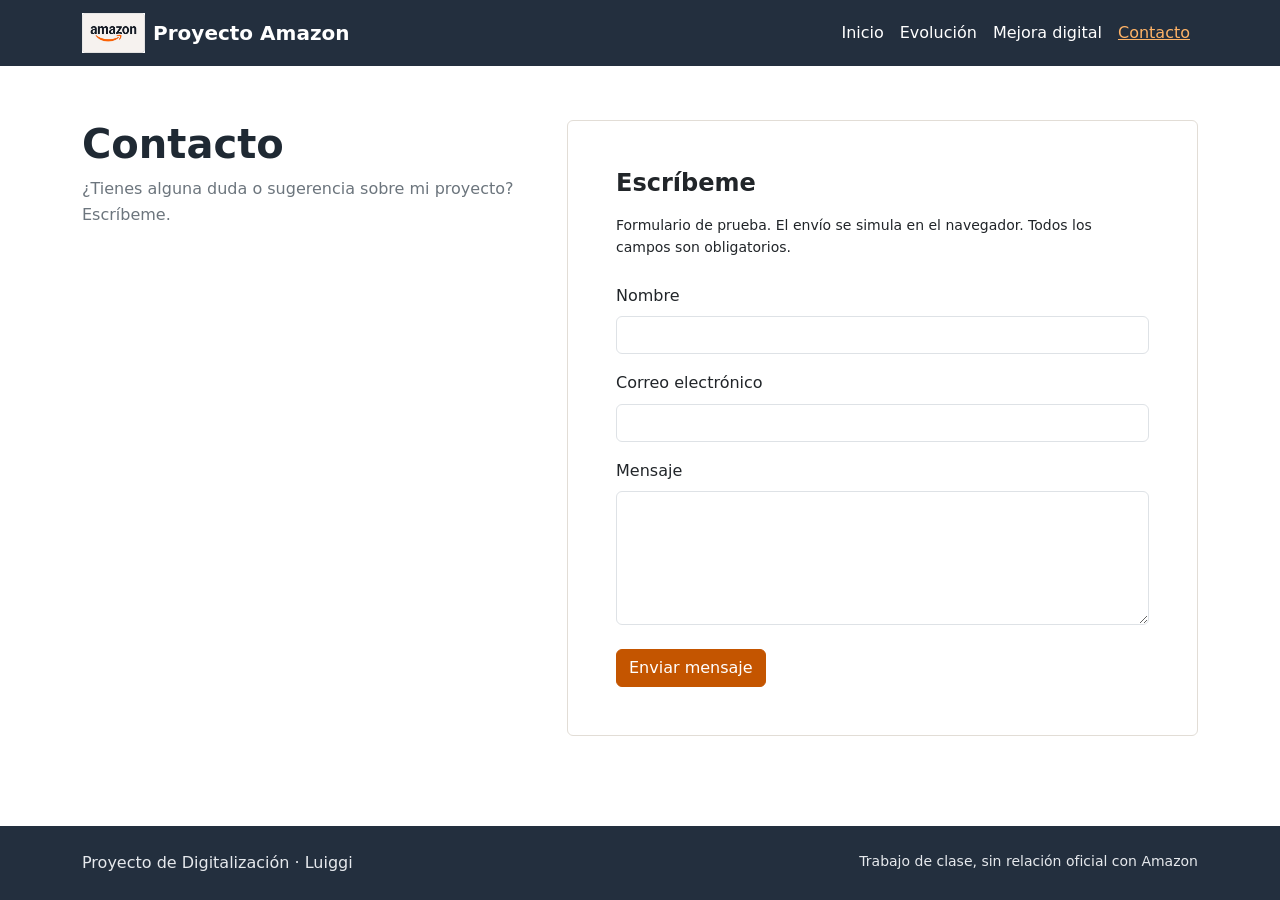
<file: proyecto-amazon/contacto.html>
<!doctype html>
<html lang="es">
<head>
  <meta charset="utf-8">
  <meta name="viewport" content="width=device-width, initial-scale=1">
  <meta name="description" content="Formulario de contacto de demostración del Proyecto Amazon.">
  <title>Contacto | Proyecto Amazon</title>
  <link href="https://cdn.jsdelivr.net/npm/bootstrap@5.3.9/dist/css/bootstrap.min.css"
        rel="stylesheet" integrity="sha384-yEPZ7jP9S0QKiUQ0m3jjsO4ProIW7wvR9gXkI7JOGa2XVsw53Yke2bsdkBbjmmiX"
        crossorigin="anonymous">
  <link rel="stylesheet" href="css/style.css">
</head>
<body class="d-flex flex-column min-vh-100">
  <a class="visually-hidden-focusable skip-link" href="#contenido">Saltar al contenido</a>
  <nav class="navbar navbar-expand-md fixed-top site-nav" aria-label="Navegación principal">
    <div class="container">
      <a class="navbar-brand fw-bold d-flex align-items-center gap-2" href="index.html">
        <img src="img/logo-amazon.png" class="logo-nav" width="500" height="317" alt="">
        Proyecto Amazon
      </a>
      <button class="navbar-toggler" type="button" data-bs-toggle="collapse"
              data-bs-target="#menuPrincipal" aria-controls="menuPrincipal"
              aria-expanded="false" aria-label="Mostrar u ocultar la navegación">
        <span class="navbar-toggler-icon"></span>
      </button>
      <div class="collapse navbar-collapse" id="menuPrincipal">
        <ul class="navbar-nav ms-auto">
          <li class="nav-item"><a class="nav-link" href="index.html">Inicio</a></li>
          <li class="nav-item"><a class="nav-link" href="evolucion.html">Evolución</a></li>
          <li class="nav-item"><a class="nav-link" href="futuro.html">Mejora digital</a></li>
          <li class="nav-item"><a class="nav-link active" href="contacto.html" aria-current="page">Contacto</a></li>
        </ul>
      </div>
    </div>
  </nav>

  <main id="contenido" tabindex="-1">
    <section class="py-5" aria-labelledby="titulo-contacto">
      <div class="container">
        <div class="row g-4 g-lg-5">
          <div class="col-lg-5">
            <h1 id="titulo-contacto" class="fw-bold">Contacto</h1>
            <p class="text-secondary">¿Tienes alguna duda o sugerencia sobre mi proyecto? Escríbeme.</p>
          </div>
          <div class="col-lg-7">
            <div class="card">
              <div class="card-body p-4 p-md-5">
                <h2 class="h4 fw-bold mb-3">Escríbeme</h2>
                <p id="aviso-demo" class="small mb-4">
                  Formulario de prueba. El envío se simula en el navegador. Todos los campos son obligatorios.
                </p>

                <!-- El script habilita el formulario tras registrar el envío de prueba. -->
                <form id="formularioContacto" method="post" aria-describedby="aviso-demo">
                  <fieldset disabled>
                    <legend class="visually-hidden">Datos del mensaje</legend>
                    <div class="mb-3">
                      <label class="form-label" for="nombre">Nombre</label>
                      <input class="form-control" type="text" id="nombre" name="nombre"
                             autocomplete="name" pattern=".*\S.*" required>
                    </div>
                    <div class="mb-3">
                      <label class="form-label" for="email">Correo electrónico</label>
                      <input class="form-control" type="email" id="email" name="email"
                             autocomplete="email" required>
                    </div>
                    <div class="mb-4">
                      <label class="form-label" for="mensaje">Mensaje</label>
                      <textarea class="form-control" id="mensaje" name="mensaje" rows="5" required></textarea>
                    </div>
                    <button class="btn btn-naranja" type="submit">Enviar mensaje</button>
                  </fieldset>
                  <p id="estadoFormulario" class="mb-0" role="status"></p>
                </form>
                <noscript><p class="mt-3 mb-0">Activa JavaScript para probar el formulario.</p></noscript>
              </div>
            </div>
          </div>
        </div>
      </div>
    </section>
  </main>
  <footer class="site-footer mt-auto">
    <div class="container d-flex flex-wrap justify-content-between gap-2">
      <span>Proyecto de Digitalización · Luiggi</span>
      <small>Trabajo de clase, sin relación oficial con Amazon</small>
    </div>
  </footer>
  <script src="https://cdn.jsdelivr.net/npm/bootstrap@5.3.9/dist/js/bootstrap.bundle.min.js"
          integrity="sha384-WyOxWvTyr1QaMPfiPJSv76iReVthorl5uWlFtZPyK0IEB0hGzo9y5Bp9mYanr8Bu"
          crossorigin="anonymous"></script>
  <script src="js/script.js"></script>
</body>
</html>
</file>
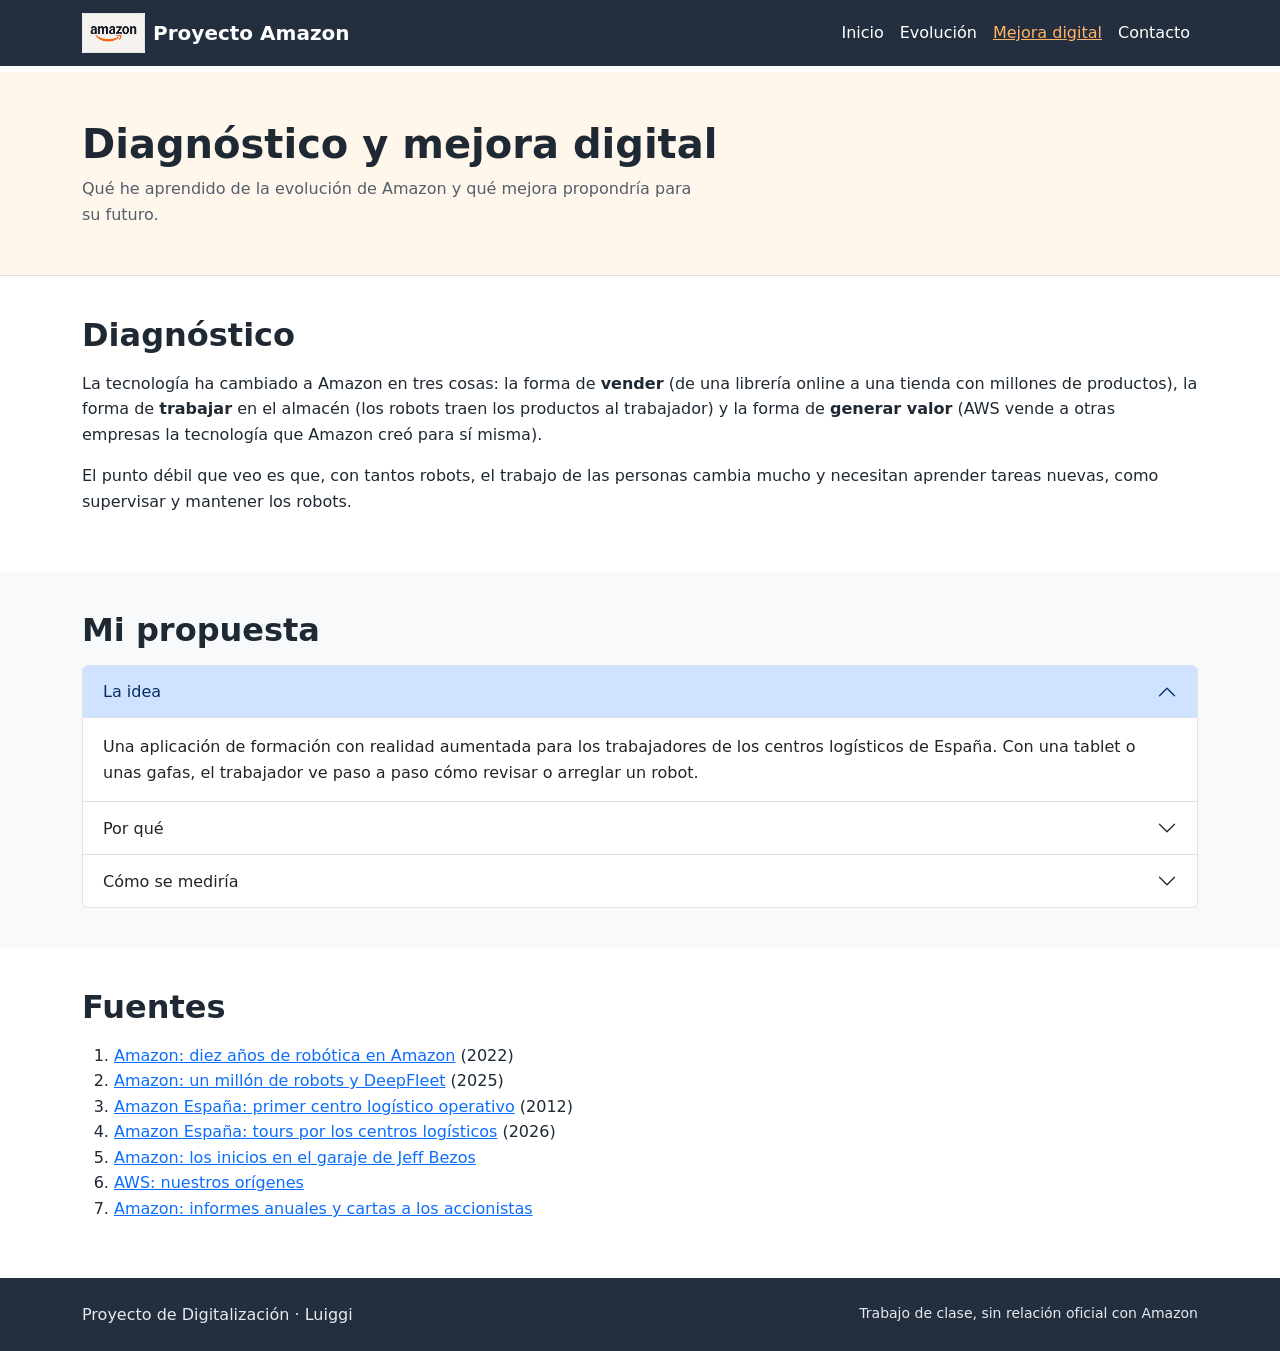
<file: proyecto-amazon/futuro.html>
<!doctype html>
<html lang="es">
<head>
  <meta charset="utf-8">
  <meta name="viewport" content="width=device-width, initial-scale=1">
  <meta name="description" content="Diagnóstico y propuesta de mejora digital para Amazon, con las fuentes usadas.">
  <title>Mejora digital | Proyecto Amazon</title>
  <link href="https://cdn.jsdelivr.net/npm/bootstrap@5.3.9/dist/css/bootstrap.min.css"
        rel="stylesheet" integrity="sha384-yEPZ7jP9S0QKiUQ0m3jjsO4ProIW7wvR9gXkI7JOGa2XVsw53Yke2bsdkBbjmmiX"
        crossorigin="anonymous">
  <link rel="stylesheet" href="css/style.css">
</head>
<body class="d-flex flex-column min-vh-100">
  <a class="visually-hidden-focusable skip-link" href="#contenido">Saltar al contenido</a>

  <nav class="navbar navbar-expand-md fixed-top site-nav" aria-label="Navegación principal">
    <div class="container">
      <a class="navbar-brand fw-bold d-flex align-items-center gap-2" href="index.html">
        <img src="img/logo-amazon.png" class="logo-nav" width="500" height="317" alt="">
        Proyecto Amazon
      </a>
      <button class="navbar-toggler" type="button" data-bs-toggle="collapse"
              data-bs-target="#menuPrincipal" aria-controls="menuPrincipal"
              aria-expanded="false" aria-label="Mostrar u ocultar la navegación">
        <span class="navbar-toggler-icon"></span>
      </button>
      <div class="collapse navbar-collapse" id="menuPrincipal">
        <ul class="navbar-nav ms-auto">
          <li class="nav-item"><a class="nav-link" href="index.html">Inicio</a></li>
          <li class="nav-item"><a class="nav-link" href="evolucion.html">Evolución</a></li>
          <li class="nav-item"><a class="nav-link active" href="futuro.html" aria-current="page">Mejora digital</a></li>
          <li class="nav-item"><a class="nav-link" href="contacto.html">Contacto</a></li>
        </ul>
      </div>
    </div>
  </nav>

  <main id="contenido" tabindex="-1">
    <header class="cabecera">
      <div class="container">
        <h1>Diagnóstico y mejora digital</h1>
        <p class="mb-0">Qué he aprendido de la evolución de Amazon y qué mejora propondría para su futuro.</p>
      </div>
    </header>

    <section aria-labelledby="titulo-diagnostico">
      <div class="container">
        <h2 id="titulo-diagnostico">Diagnóstico</h2>
        <p>
          La tecnología ha cambiado a Amazon en tres cosas: la forma de <strong>vender</strong>
          (de una librería online a una tienda con millones de productos), la forma de
          <strong>trabajar</strong> en el almacén (los robots traen los productos al trabajador)
          y la forma de <strong>generar valor</strong> (AWS vende a otras empresas la tecnología
          que Amazon creó para sí misma).
        </p>
        <p>
          El punto débil que veo es que, con tantos robots, el trabajo de las personas cambia mucho y
          necesitan aprender tareas nuevas, como supervisar y mantener los robots.
        </p>
      </div>
    </section>

    <section class="bg-light" aria-labelledby="titulo-propuesta">
      <div class="container">
        <h2 id="titulo-propuesta">Mi propuesta</h2>
        <!-- Propuesta: cambia o amplía este texto con tu idea. -->
        <div class="accordion" id="acordeonPropuesta">
          <div class="accordion-item">
            <h3 class="accordion-header">
              <button class="accordion-button" type="button" data-bs-toggle="collapse"
                      data-bs-target="#idea" aria-expanded="true" aria-controls="idea">
                La idea
              </button>
            </h3>
            <div id="idea" class="accordion-collapse collapse show" data-bs-parent="#acordeonPropuesta">
              <div class="accordion-body">
                Una aplicación de formación con realidad aumentada para los trabajadores de los centros
                logísticos de España. Con una tablet o unas gafas, el trabajador ve paso a paso cómo
                revisar o arreglar un robot.
              </div>
            </div>
          </div>
          <div class="accordion-item">
            <h3 class="accordion-header">
              <button class="accordion-button collapsed" type="button" data-bs-toggle="collapse"
                      data-bs-target="#porque" aria-expanded="false" aria-controls="porque">
                Por qué
              </button>
            </h3>
            <div id="porque" class="accordion-collapse collapse" data-bs-parent="#acordeonPropuesta">
              <div class="accordion-body">
                Amazon tiene ya más de un millón de robots. Si los trabajadores saben mantenerlos, los
                robots paran menos y las personas consiguen trabajos más cualificados.
              </div>
            </div>
          </div>
          <div class="accordion-item">
            <h3 class="accordion-header">
              <button class="accordion-button collapsed" type="button" data-bs-toggle="collapse"
                      data-bs-target="#medir" aria-expanded="false" aria-controls="medir">
                Cómo se mediría
              </button>
            </h3>
            <div id="medir" class="accordion-collapse collapse" data-bs-parent="#acordeonPropuesta">
              <div class="accordion-body">
                Contando cuántos trabajadores terminan la formación, cuánto tiempo pasa un robot
                parado por una avería y la opinión de los empleados.
              </div>
            </div>
          </div>
        </div>
      </div>
    </section>

    <!-- Fuentes oficiales (mínimo 3) -->
    <section aria-labelledby="titulo-fuentes">
      <div class="container">
        <h2 id="titulo-fuentes">Fuentes</h2>
        <ol>
          <li><a href="https://www.aboutamazon.com/news/operations/10-years-of-amazon-robotics-how-robots-help-sort-packages-move-product-and-improve-safety">Amazon: diez años de robótica en Amazon</a> (2022)</li>
          <li><a href="https://www.aboutamazon.com/news/operations/amazon-million-robots-ai-foundation-model">Amazon: un millón de robots y DeepFleet</a> (2025)</li>
          <li><a href="https://press.aboutamazon.com/es/2012/7/el-primer-centro-logistico-de-amazon-en-espana-ya-esta-operativo-y-ha-enviado-sus-primeros-pedidos-a-clientes">Amazon España: primer centro logístico operativo</a> (2012)</li>
          <li><a href="https://press.aboutamazon.com/es/news/company-news/2026/8/amazon-celebra-primer-aniversario-reapertura-tours-espana">Amazon España: tours por los centros logísticos</a> (2026)</li>
          <li><a href="https://www.aboutamazon.com/news/workplace/first-amazon-office-jeff-bezos-garage">Amazon: los inicios en el garaje de Jeff Bezos</a></li>
          <li><a href="https://aws.amazon.com/es/about-aws/our-origins/">AWS: nuestros orígenes</a></li>
          <li><a href="https://ir.aboutamazon.com/annual-reports-proxies-and-shareholder-letters/default.aspx">Amazon: informes anuales y cartas a los accionistas</a></li>
        </ol>
      </div>
    </section>
  </main>

  <footer class="site-footer mt-auto">
    <div class="container d-flex flex-wrap justify-content-between gap-2">
      <span>Proyecto de Digitalización · Luiggi</span>
      <small>Trabajo de clase, sin relación oficial con Amazon</small>
    </div>
  </footer>

  <script src="https://cdn.jsdelivr.net/npm/bootstrap@5.3.9/dist/js/bootstrap.bundle.min.js"
          integrity="sha384-WyOxWvTyr1QaMPfiPJSv76iReVthorl5uWlFtZPyK0IEB0hGzo9y5Bp9mYanr8Bu"
          crossorigin="anonymous"></script>
</body>
</html>
</file>
<file: demo-proyecto/css/style.css>
/* Tema compartido por las tres páginas. */
:root {
  --ink: #24223a;
  --muted: #514e65;
  --accent: #5534bc;
  --accent-dark: #41249b;
  --lavender: #f1edfc;
  --border: #ddd8e8;
  --nav-height: 4.5rem;
}

body {
  padding-top: var(--nav-height);
  color: var(--ink);
  font-family: Inter, system-ui, sans-serif;
  line-height: 1.6;
}

:focus-visible {
  outline: 3px solid var(--accent);
  outline-offset: 3px;
}

.skip-link {
  position: fixed;
  z-index: 1040;
  top: .5rem;
  left: .5rem;
  padding: .5rem 1rem;
  background: #fff;
  color: var(--accent-dark);
}

/* La altura de la barra fija se compensa en el body. */
.site-nav {
  min-height: var(--nav-height);
  background: #fff;
  border-bottom: 1px solid var(--border);
}

.brand {
  display: inline-flex;
  align-items: center;
  gap: .6rem;
  color: var(--ink);
  font-weight: 750;
  letter-spacing: -.035em;
}

.brand-mark {
  width: 1.5rem;
  height: 1.5rem;
  border-radius: .35rem .35rem .35rem 0;
  background: linear-gradient(145deg, var(--accent) 54%, #c5b4f6 55%);
}

.site-nav .nav-link {
  padding: .5rem .8rem;
  border-radius: .45rem;
  color: var(--muted);
  font-weight: 600;
}

.site-nav .nav-link:hover,
.site-nav .nav-link.active {
  background: var(--lavender);
  color: var(--accent-dark);
}

.site-nav .navbar-toggler {
  border-color: var(--border);
}

.site-nav .navbar-toggler:focus-visible {
  outline: 3px solid var(--accent);
  outline-offset: 2px;
  box-shadow: none;
}

.site-footer {
  padding-block: 1.5rem;
  border-top: 1px solid var(--border);
  background: #faf9fc;
  color: var(--muted);
}

/* Las clases de Bootstrap resuelven la cuadrícula y los espaciados menores. */
.hero {
  padding-block: clamp(3rem, 6vw, 6rem);
  background: linear-gradient(120deg, #f8f5ff, #ede7fb);
}

.hero-title,
.page-title,
.section-title {
  font-weight: 800;
  letter-spacing: -.055em;
}

.hero-title {
  max-width: 12ch;
  margin: 0;
  font-size: clamp(2.65rem, 6.3vw, 5.2rem);
  line-height: 1.02;
}

.hero-title span {
  color: var(--accent);
}

.intro {
  max-width: 48ch;
  color: var(--muted);
  font-size: clamp(1.05rem, 1.8vw, 1.25rem);
}

.hero-media {
  overflow: hidden;
  border-radius: 1.25rem;
  background: #dcd2f1;
  box-shadow: 0 16px 36px rgb(36 27 66 / 16%);
}

.hero-media img {
  display: block;
  width: 100%;
  aspect-ratio: 4 / 3;
  object-fit: cover;
}

/* Variables de Bootstrap para conservar los estados del botón. */
.btn-accent {
  --bs-btn-color: #fff;
  --bs-btn-bg: var(--accent);
  --bs-btn-border-color: var(--accent);
  --bs-btn-hover-color: #fff;
  --bs-btn-hover-bg: var(--accent-dark);
  --bs-btn-hover-border-color: var(--accent-dark);
  --bs-btn-active-color: #fff;
  --bs-btn-active-bg: var(--accent-dark);
  --bs-btn-active-border-color: var(--accent-dark);
  --bs-btn-disabled-color: #fff;
  --bs-btn-disabled-bg: var(--accent);
  --bs-btn-disabled-border-color: var(--accent);
  --bs-btn-focus-shadow-rgb: 85, 52, 188;
  --bs-btn-font-weight: 650;
  padding: .65rem 1.15rem;
}

.btn-accent span {
  margin-inline-start: .35rem;
}

.section-space {
  padding-block: clamp(2.75rem, 6vw, 5rem);
}

.section-title {
  font-size: clamp(1.85rem, 4vw, 2.7rem);
}

.service-card,
.contact-card {
  --bs-card-border-color: var(--border);
  --bs-card-border-radius: 1rem;
}

.service-card {
  border-top: 3px solid #aa94e6;
}

.service-card p,
.contact-card .small {
  color: var(--muted);
}

.page-intro {
  padding-block: clamp(3rem, 6vw, 5rem);
  background: var(--lavender);
}

.page-title {
  margin-bottom: 1rem;
  font-size: clamp(2.65rem, 6.3vw, 4.5rem);
  line-height: 1.05;
}

.service-accordion {
  --bs-accordion-color: var(--ink);
  --bs-accordion-border-color: var(--border);
  --bs-accordion-btn-color: var(--ink);
  --bs-accordion-active-bg: var(--lavender);
  --bs-accordion-active-color: var(--accent-dark);
  --bs-accordion-btn-focus-box-shadow: inset 0 0 0 2px var(--accent);
}

.service-accordion .accordion-button,
.form-label {
  font-weight: 650;
}

.contact-section {
  background: linear-gradient(145deg, var(--lavender), #fff 75%);
}

.contact-card {
  box-shadow: 0 16px 32px rgb(36 27 66 / 8%);
}

.form-control {
  border-color: #9791a9;
}

.form-control:focus {
  border-color: var(--accent);
  box-shadow: 0 0 0 .2rem rgb(85 52 188 / 18%);
}

@media (max-width: 767.98px) {
  .site-nav .navbar-collapse {
    max-height: calc(100dvh - var(--nav-height));
    overflow-y: auto;
  }

  .site-nav .navbar-nav {
    padding-block: .5rem;
  }
}
</file>
<file: proyecto-amazon/css/style.css>
/* Estilos de mi proyecto. Bootstrap hace casi todo el trabajo. */
:root {
  --texto: #1f2933;
  --gris: #555f6b;
  --naranja: #c45500;
  --naranja-oscuro: #9a4300;
  --fondo-claro: #fff6ec;
  --borde: #e2ddd6;
}

body {
  padding-top: 4.5rem;
  color: var(--texto);
  font-family: system-ui, sans-serif;
  line-height: 1.6;
}

:focus-visible {
  outline: 3px solid var(--naranja);
  outline-offset: 3px;
}

.skip-link {
  position: fixed;
  z-index: 1040;
  top: .5rem;
  left: .5rem;
  padding: .5rem 1rem;
  background: #fff;
}

/* Barra de navegación */
.site-nav {
  background: #232f3e;
}

.site-nav .navbar-brand,
.site-nav .nav-link {
  color: #fff;
}

.site-nav .nav-link:hover,
.site-nav .nav-link.active {
  color: #ffb366;
  text-decoration: underline;
}

.site-nav .navbar-toggler {
  border-color: #fff;
}

.site-nav .navbar-toggler-icon {
  filter: invert(1);
}

/* Cabecera de cada página */
.cabecera {
  padding: 3rem 0;
  background: var(--fondo-claro);
  border-bottom: 1px solid var(--borde);
}

.cabecera h1 {
  font-weight: 700;
}

.cabecera p {
  max-width: 60ch;
  color: var(--gris);
}

.pregunta {
  border-left: 4px solid var(--naranja);
  padding-left: 1rem;
  font-style: italic;
}

section {
  padding: 2.5rem 0;
}

section h2 {
  margin-bottom: 1rem;
  font-weight: 700;
}

.card {
  border-color: var(--borde);
}

.card h3 {
  color: var(--naranja-oscuro);
}

/* Botón naranja */
.btn-naranja {
  --bs-btn-color: #fff;
  --bs-btn-bg: var(--naranja);
  --bs-btn-border-color: var(--naranja);
  --bs-btn-hover-color: #fff;
  --bs-btn-hover-bg: var(--naranja-oscuro);
  --bs-btn-hover-border-color: var(--naranja-oscuro);
  --bs-btn-active-bg: var(--naranja-oscuro);
}

/* Fotos del mismo tamaño en las tarjetas */
.foto {
  height: auto;
  aspect-ratio: 16 / 9;
  object-fit: cover;
}

/* Galería y fotos un poco más pequeñas */
.galeria {
  max-width: 900px;
}

.galeria .card {
  overflow: hidden;
  border: 0;
  box-shadow: 0 6px 18px rgb(19 26 34 / 15%);
  transition: transform .2s;
}

.galeria .card:hover {
  transform: translateY(-4px);
}

.galeria .card img {
  transition: transform .3s;
}

.galeria .card:hover img {
  transform: scale(1.06);
}

.galeria figcaption strong {
  display: inline-block;
  margin-right: .25rem;
  padding: 0 .45rem;
  border-radius: .3rem;
  background: #ff9900;
  color: #131a22;
}

.galeria figcaption {
  padding: .6rem;
  font-size: .85rem;
}

.foto-proceso {
  max-height: 220px;
}

.video {
  max-width: 720px;
}

.video-enlace {
  position: relative;
  display: block;
}

.video-enlace img {
  width: 100%;
  height: 100%;
  object-fit: cover;
}

.video-play {
  position: absolute;
  inset: auto auto 1rem 1rem;
  padding: .5rem 1rem;
  border-radius: .5rem;
  background: #c00;
  color: #fff;
  font-weight: 700;
}

.infografia {
  width: min(100%, 800px);
  border-radius: .75rem;
  box-shadow: 0 10px 30px rgb(19 26 34 / 20%);
}

figure img {
  max-width: 100%;
  height: auto;
}

figcaption {
  font-size: .9rem;
  color: var(--gris);
}

.tabla-hitos th {
  background: #232f3e;
  color: #fff;
}

.site-footer {
  padding: 1.5rem 0;
  background: #232f3e;
  color: #e6e9ed;
}

.form-control:focus {
  border-color: var(--naranja);
  box-shadow: 0 0 0 .2rem rgb(196 85 0 / 20%);
}

.logos {
  width: min(100%, 650px);
}

/* Logo en la barra de navegación */
.logo-nav {
  width: auto;
  height: 2.5rem;
}
</file>
